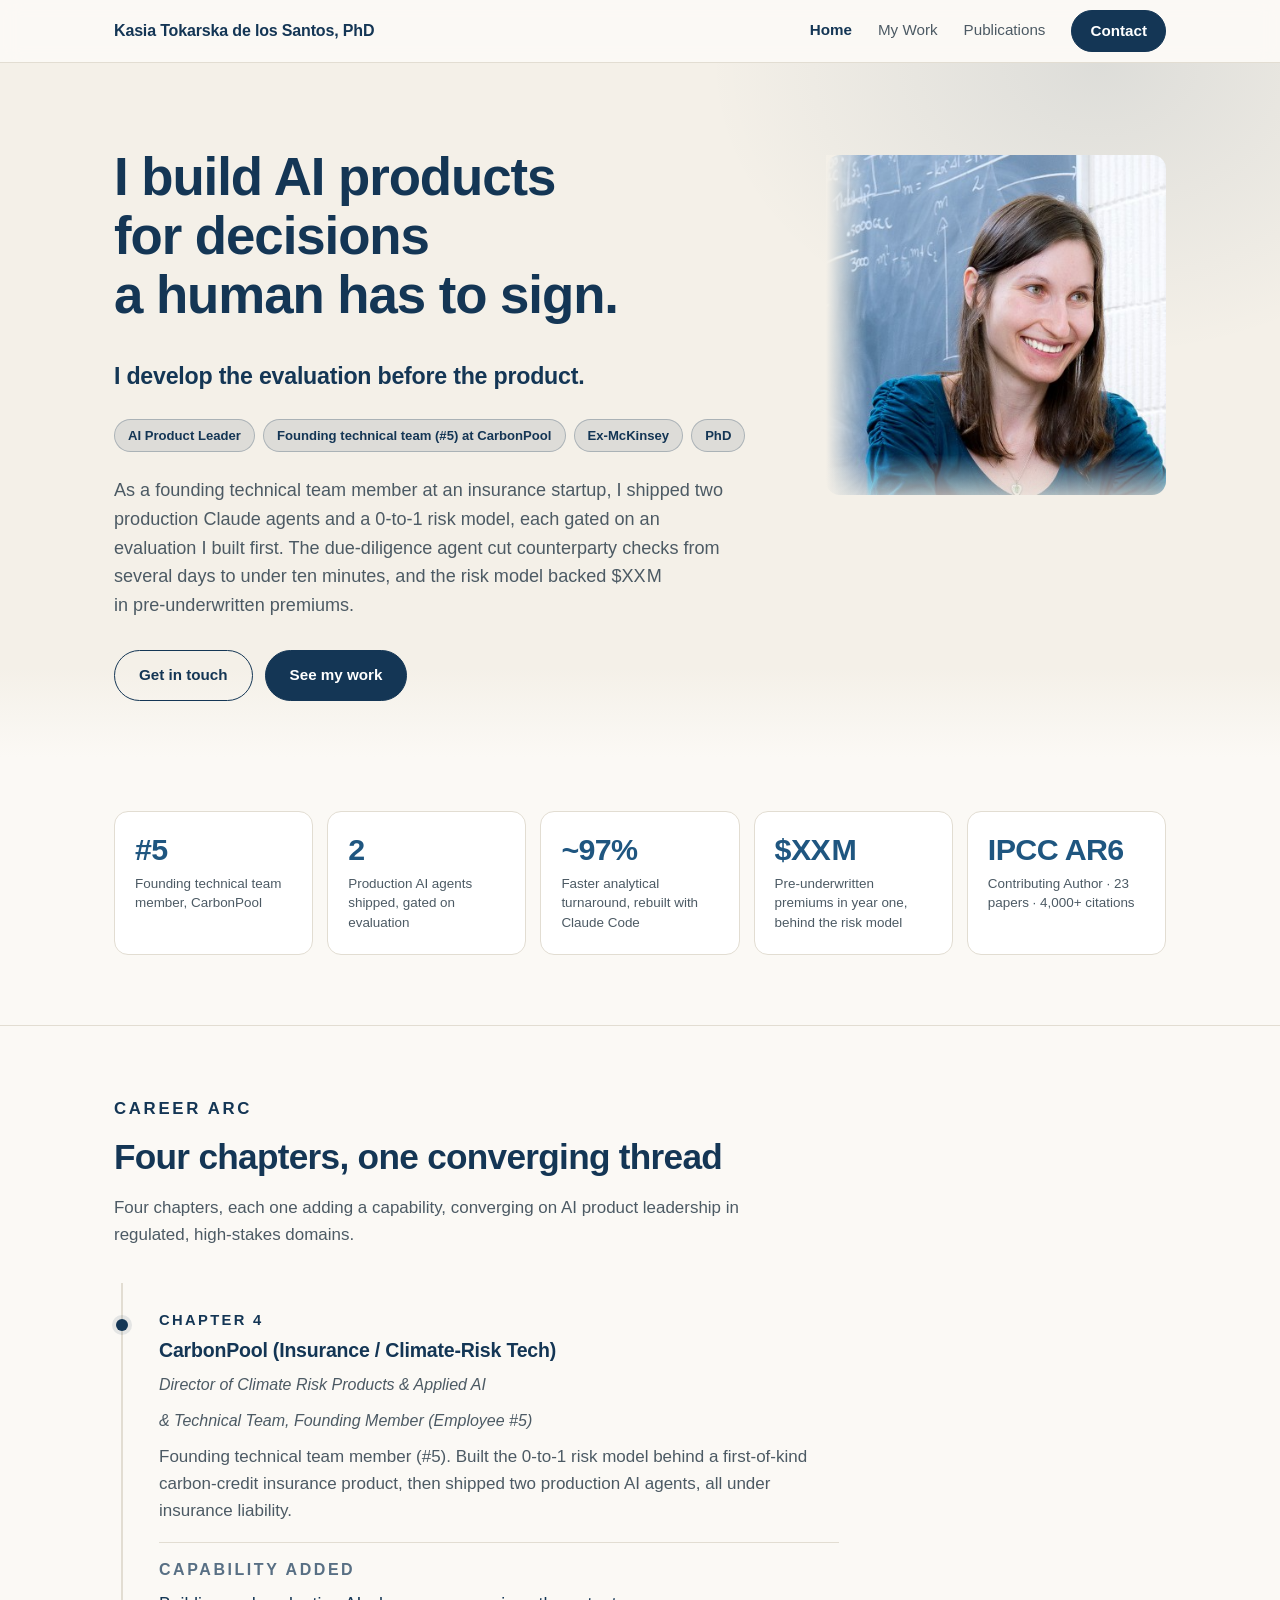
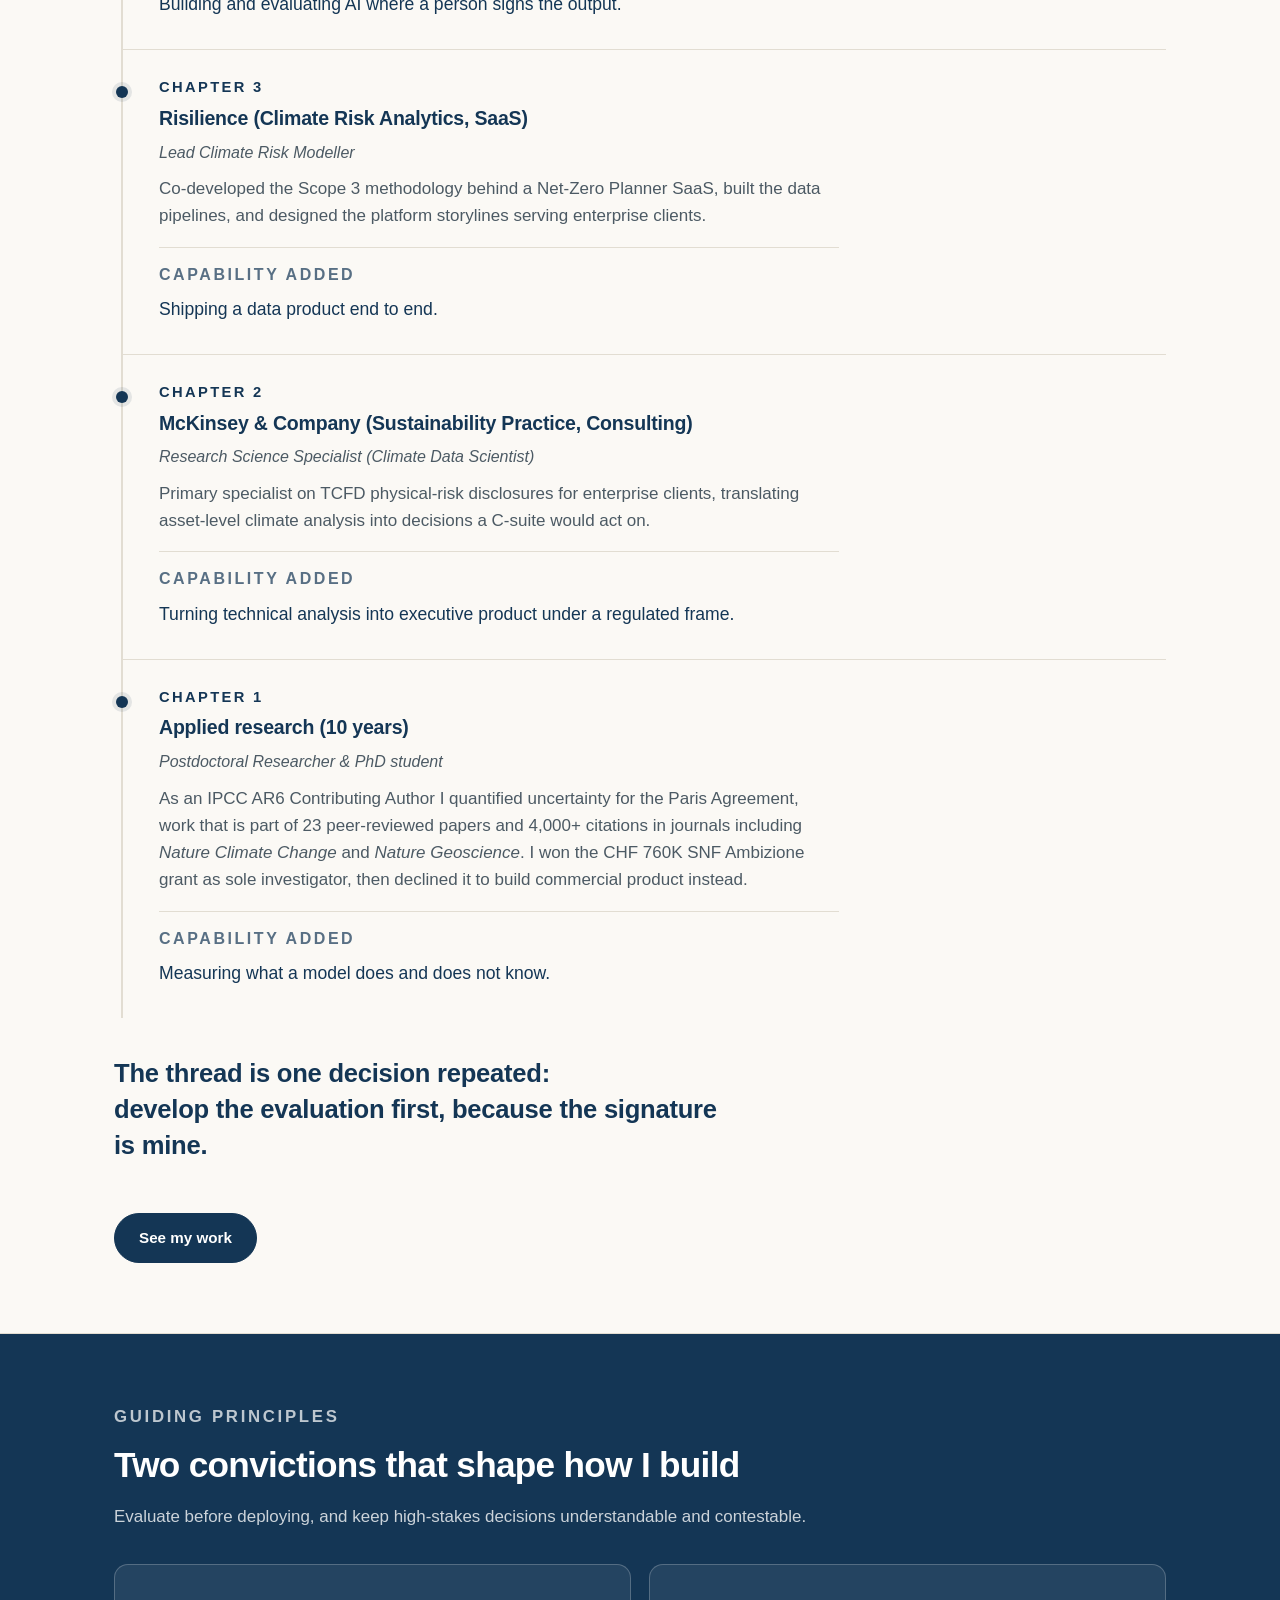
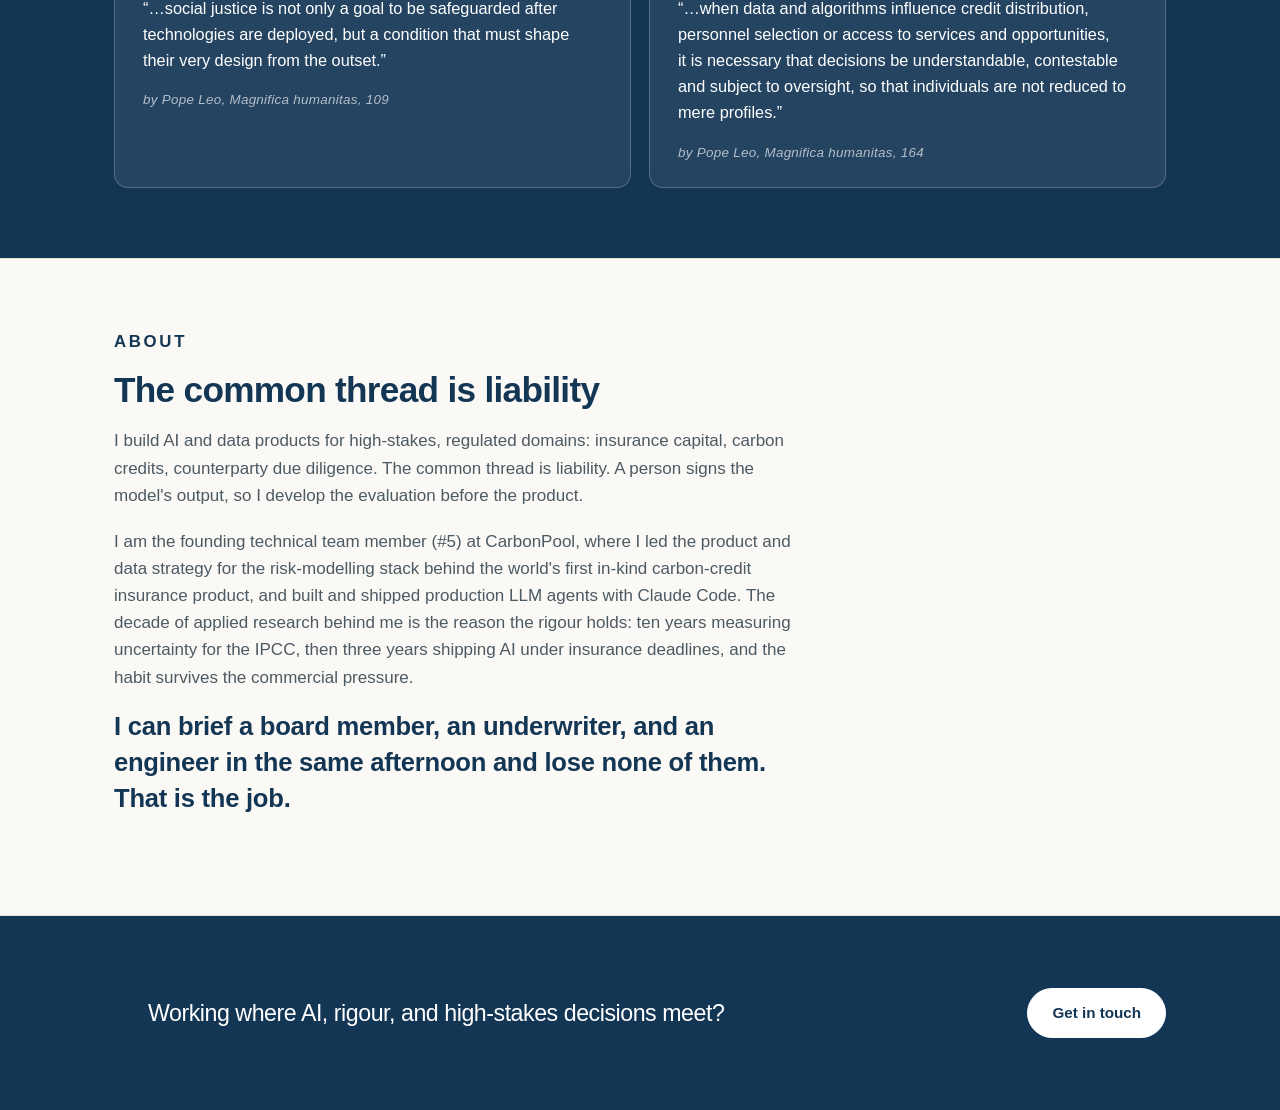
<file: index.html>
<!DOCTYPE html>
<html lang="en">
<head>
<meta charset="utf-8">
<meta name="viewport" content="width=device-width, initial-scale=1.0">
<title>Katarzyna Tokarska de los Santos, PhD | AI Product Leader, Regulated AI &amp; Risk</title>
<meta name="description" content="AI product leader who ships production agents and risk models in regulated markets. Founding team (#5), FINMA-reviewed, IPCC AR6, ex-McKinsey.">
<!-- v3: system fonts only, no web fonts.
     To retheme the whole site, edit the colour tokens at the top of styles.css. -->
<link rel="icon" type="image/svg+xml" href="favicon.svg">
<link rel="apple-touch-icon" href="apple-touch-icon.png">
<link rel="stylesheet" href="styles.css">
</head>
<body data-screen-label="Home">

<header class="site-header">
  <div class="wrap">
    <a class="site-name" href="index.html">Kasia Tokarska de los Santos, PhD</a>
    <button class="nav-toggle" type="button" aria-label="Menu" aria-expanded="false">
      <span></span><span></span><span></span>
    </button>
    <nav class="site-nav">
      <a href="index.html" aria-current="page">Home</a>
      <a href="work.html">My Work</a>
      <a href="cv-publications.html">Publications</a>
      <a class="nav-cta" href="contact.html">Contact</a>
    </nav>
  </div>
</header>

<!-- Block 1: Hero -->
<section class="hero" data-screen-label="Hero">
  <div class="wrap hero-grid">
    <div class="hero-copy">
      <h1>I build AI products for decisions <span style="white-space:nowrap">a human has to sign.</span></h1>
      <p class="philosophy">I develop the evaluation before the product.</p>
      <ul class="identity">
        <li>AI Product Leader</li>
        <li>Founding technical team (#5) at CarbonPool</li>
        <li>Ex-McKinsey</li>
        <li>PhD</li>
      </ul>
    <p class="value-prop">As a founding technical team member at an insurance startup, I shipped two production Claude agents and a 0-to-1 risk model, each gated on an evaluation I built first. The due-diligence agent cut counterparty checks from several days to under ten minutes, and the risk model backed $XX&hairsp;M<br>in pre-underwritten premiums.</p>
      <div class="hero-actions">
        <a class="btn btn-outline" href="contact.html">Get in touch</a>
        <a class="btn btn-ghost" href="work.html">See my work</a>
      </div>
    </div>
    <div class="hero-photo">
      <img class="portrait" src="assets/headshot.png" alt="Portrait of Kasia Tokarska de los Santos">
    </div>
  </div>
</section>

<!-- Block 2: Stats Band -->
<section class="stats-band" data-screen-label="Stats Band">
  <div class="wrap">
    <div class="stat">
      <p class="num" data-count="5" data-prefix="#">#5</p>
      <p class="label">Founding technical team member, CarbonPool</p>
    </div>
    <div class="stat">
      <p class="num" data-count="2">2</p>
      <p class="label">Production AI agents shipped, gated on evaluation</p>
    </div>
    <div class="stat">
      <p class="num" data-count="97" data-prefix="~" data-suffix="%">~97%</p>
      <p class="label">Faster analytical turnaround, rebuilt with Claude Code</p>
    </div>
    <div class="stat">
      <p class="num">$XX&hairsp;M</p>
      <p class="label">Pre-underwritten premiums in year one, behind the risk model</p>
    </div>
    <div class="stat">
      <p class="num">IPCC AR6</p>
      <p class="label">Contributing Author · 23 papers · 4,000+ citations</p>
    </div>
  </div>
</section>

<!-- Block 3: Career Arc -->
<section class="section" data-screen-label="Career Arc">
  <div class="wrap">
    <p class="kicker">Career Arc</p>
    <h2>Four chapters, one converging thread</h2>
    <p class="intro">Four chapters, each one adding a capability, converging on AI product leadership in regulated, high-stakes domains.</p>

    <div class="arc-grid">
      <div class="arc-card">
        <p class="ch-num">Chapter 4</p>
        <h3>CarbonPool (Insurance / Climate-Risk Tech)</h3>
        <p class="arc-jobtitle">Director of Climate Risk Products &amp; Applied AI</p>
        <p class="arc-jobtitle">&amp; Technical Team, Founding Member (Employee #5)</p>
        <p>Founding technical team member (#5). Built the 0-to-1 risk model behind a first-of-kind carbon-credit insurance product, then shipped two production AI agents, all under insurance liability.</p>
        <p class="capability"><span>Capability added</span><span class="cap-pill">Building and evaluating AI where a person signs the output.</span></p>
      </div>
      <div class="arc-card">
        <p class="ch-num">Chapter 3</p>
        <h3>Risilience (Climate Risk Analytics, SaaS)</h3>
        <p class="arc-jobtitle">Lead Climate Risk Modeller</p>
        <p>Co-developed the Scope 3 methodology behind a Net-Zero Planner SaaS, built the data pipelines, and designed the platform storylines serving enterprise clients.</p>
        <p class="capability"><span>Capability added</span><span class="cap-pill">Shipping a data product end to end.</span></p>
      </div>
      <div class="arc-card">
        <p class="ch-num">Chapter 2</p>
        <h3>McKinsey &amp; Company (Sustainability Practice, Consulting)</h3>
        <p class="arc-jobtitle">Research Science Specialist (Climate Data Scientist)</p>
        <p>Primary specialist on TCFD physical-risk disclosures for enterprise clients, translating asset-level climate analysis into decisions a C-suite would act on.</p>
        <p class="capability"><span>Capability added</span><span class="cap-pill">Turning technical analysis into executive product under a regulated frame.</span></p>
      </div>
      <div class="arc-card">
        <p class="ch-num">Chapter 1</p>
        <h3>Applied research (10 years)</h3>
        <p class="arc-jobtitle">Postdoctoral Researcher &amp; PhD student</p>
        <p>As an IPCC AR6 Contributing Author I quantified uncertainty for the Paris Agreement, work that is part of 23 peer-reviewed papers and 4,000+ citations in journals including <em>Nature Climate Change</em> and <em>Nature Geoscience</em>. I won the CHF 760K SNF Ambizione grant as sole investigator, then declined it to build commercial product instead.</p>
        <p class="capability"><span>Capability added</span><span class="cap-pill">Measuring what a model does and does not know.</span></p>
      </div>
    </div>

    <p class="arc-closing">The thread is one decision repeated:<br>develop the evaluation first, because the signature is mine.</p>
    <a class="btn btn-ghost arc-cta" href="work.html">See my work</a>
  </div>
</section>

<!-- Guiding Principles: evaluation-first (¶109) and oversight (¶164) -->
<section class="quote-band" data-screen-label="Guiding Principles">
  <div class="wrap">
    <p class="kicker">Guiding Principles</p>
    <h2>Two convictions that shape how I build</h2>
    <p class="intro">Evaluate before deploying, and keep high-stakes decisions understandable and contestable.</p>
    <div class="quote-grid">
      <blockquote>
        <p>&ldquo;&hellip;social justice is not only a goal to be safeguarded after technologies are deployed, but a condition that must shape their very design from the outset.&rdquo;</p>
        <cite>by Pope Leo, Magnifica humanitas, 109</cite>
      </blockquote>
      <blockquote>
        <p>&ldquo;&hellip;when data and algorithms influence credit distribution, personnel selection or access to services and opportunities, it is necessary that decisions be understandable, contestable and subject to oversight, so that individuals are not reduced to mere profiles.&rdquo;</p>
        <cite>by Pope Leo, Magnifica humanitas, 164</cite>
      </blockquote>
    </div>
  </div>
</section>

<!-- Block 4: About -->
<section class="section" data-screen-label="About">
  <div class="wrap">
    <p class="kicker">About</p>
    <h2>The common thread is liability</h2>
    <div class="about-grid">
      <div class="about-text">
        <p>I build AI and data products for high-stakes, regulated domains: insurance capital, carbon credits, counterparty due diligence. The common thread is liability. A person signs the model's output, so I develop the evaluation before the product.</p>
        <p>I am the founding technical team member (#5) at CarbonPool, where I led the product and data strategy for the risk-modelling stack behind the world's first in-kind carbon-credit insurance product, and built and shipped production LLM agents with Claude Code. The decade of applied research behind me is the reason the rigour holds: ten years measuring uncertainty for the IPCC, then three years shipping AI under insurance deadlines, and the habit survives the commercial pressure.</p>
        <p>I can brief a board member, an underwriter, and an engineer in the same afternoon and lose none of them. That is the job.</p>
      </div>
    </div>
  </div>
</section>

<!-- Block 5: Testimonials
     HOLD EMPTY until 2 to 3 real recommendations are secured. Never publish invented quotes.
     To enable: remove this comment wrapper and replace the bracketed placeholders.
     Targets and angle:
       - CarbonPool CEO: zero-to-one technical product leadership and delivery of the
         carbon-credit insurance product.
       - A McKinsey engagement partner: translating technical analysis into client
         decisions, C-suite stakeholder management.
       - An IPCC / ETH collaborator: applied-research independence and the carbon-budget
         methodology's impact.

<section class="section" data-screen-label="Testimonials">
  <div class="wrap">
    <p class="kicker">Testimonials</p>
    <h2>What colleagues say</h2>
    <div class="quote-grid">
      <blockquote>
        <p>&ldquo;[Real recommendation text goes here.]&rdquo;</p>
        <cite>[Name], [Title, Company]</cite>
      </blockquote>
      <blockquote>
        <p>&ldquo;[Real recommendation text goes here.]&rdquo;</p>
        <cite>[Name], [Title, Company]</cite>
      </blockquote>
    </div>
  </div>
</section>
-->

<!-- CTA band -->
<section class="cta-band" data-screen-label="CTA">
  <div class="wrap">
    <h2>Working where AI, rigour, and high-stakes decisions meet?</h2>
    <a class="btn" href="contact.html">Get in touch</a>
  </div>
</section>


<script src="site.js"></script>
</body>
</html>
</file>
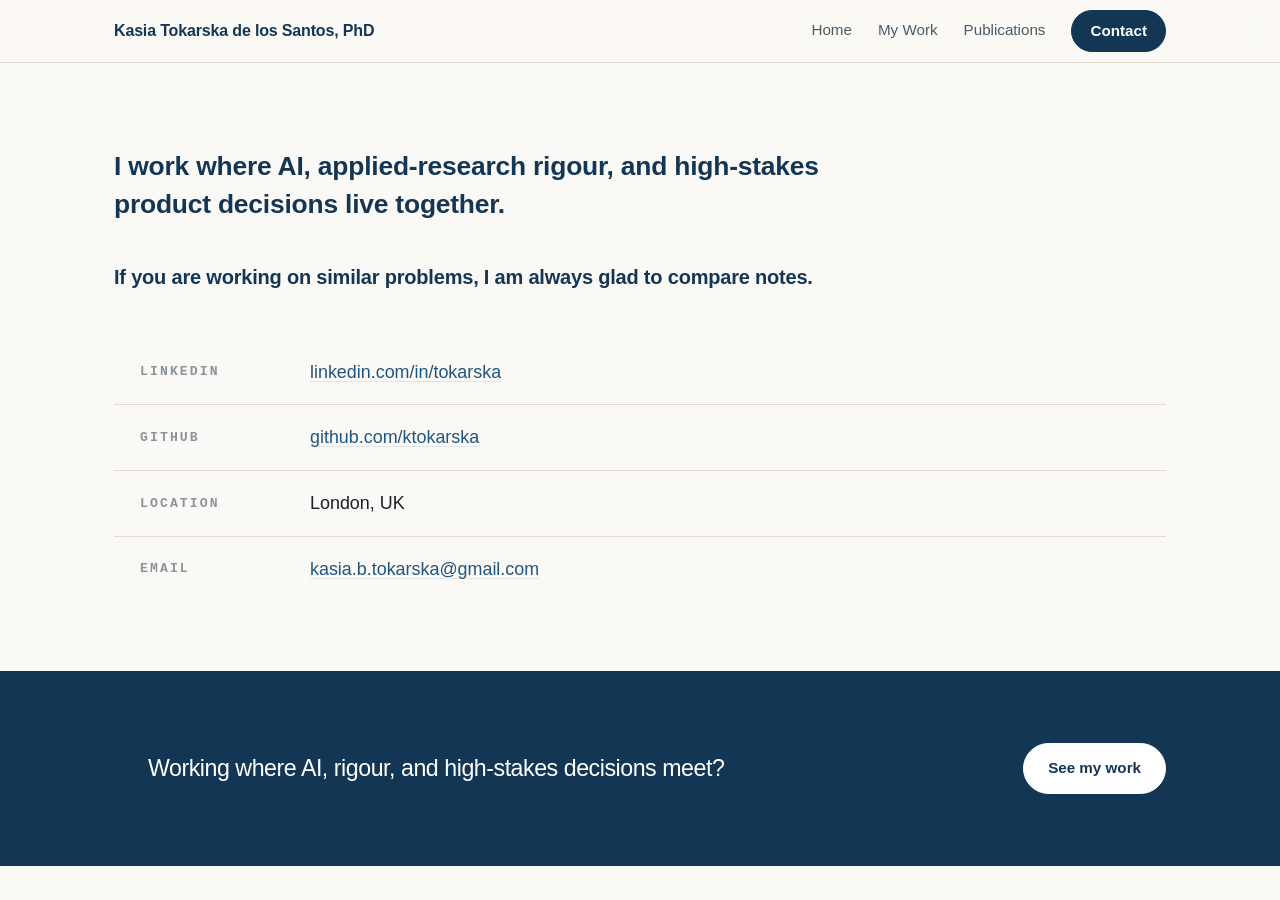
<file: contact.html>
<!DOCTYPE html>
<html lang="en">
<head>
<meta charset="utf-8">
<meta name="viewport" content="width=device-width, initial-scale=1.0">
<title>Contact | Kasia Tokarska de los Santos, PhD</title>
<meta name="description" content="Contact Kasia Tokarska de los Santos, AI product leader in regulated, high-stakes domains. London, UK.">
<!-- v3: system fonts only, no web fonts.
     To retheme the whole site, edit the colour tokens at the top of styles.css. -->
<link rel="icon" type="image/svg+xml" href="favicon.svg">
<link rel="apple-touch-icon" href="apple-touch-icon.png">
<link rel="stylesheet" href="styles.css">
</head>
<body data-screen-label="Contact">

<header class="site-header">
  <div class="wrap">
    <a class="site-name" href="index.html">Kasia Tokarska de los Santos, PhD</a>
    <button class="nav-toggle" type="button" aria-label="Menu" aria-expanded="false">
      <span></span><span></span><span></span>
    </button>
    <nav class="site-nav">
      <a href="index.html">Home</a>
      <a href="work.html">My Work</a>
      <a href="cv-publications.html">Publications</a>
      <a class="nav-cta" href="contact.html" aria-current="page">Contact</a>
    </nav>
  </div>
</header>

<main class="contact-main">
  <div class="wrap">
    <p class="closing"><span class="closing-lead">I work where AI, applied-research rigour, and high-stakes product decisions live together.</span><br>If you are working on similar problems, I am always glad to compare notes.</p>

    <div class="contact-rows">
      <div class="contact-row">
        <span class="k">LinkedIn</span>
        <span class="v"><a href="https://linkedin.com/in/tokarska">linkedin.com/in/tokarska</a></span>
      </div>
      <div class="contact-row">
        <span class="k">GitHub</span>
        <span class="v"><a href="https://github.com/ktokarska">github.com/ktokarska</a></span>
      </div>
      <!-- Resume: link the PDF once hosted, e.g. <a href="assets/kasia-tokarska-cv.pdf">Download CV (PDF)</a>
      <div class="contact-row">
        <span class="k">Resume</span>
        <span class="v"><a href="[PDF URL]">Download CV (PDF)</a></span>
      </div>
      -->
      <div class="contact-row">
        <span class="k">Location</span>
        <span class="v">London, UK</span>
      </div>
      <div class="contact-row">
        <span class="k">Email</span>
        <span class="v" data-email data-user="kasia.b.tokarska" data-domain="gmail.com">kasia.b.tokarska (at) gmail.com</span>
      </div>
    </div>
  </div>
</main>

<section class="cta-band">
  <div class="wrap">
    <h2>Working where AI, rigour, and high-stakes decisions meet?</h2>
    <a class="btn" href="work.html">See my work</a>
  </div>
</section>


<script src="site.js"></script>
</body>
</html>
</file>
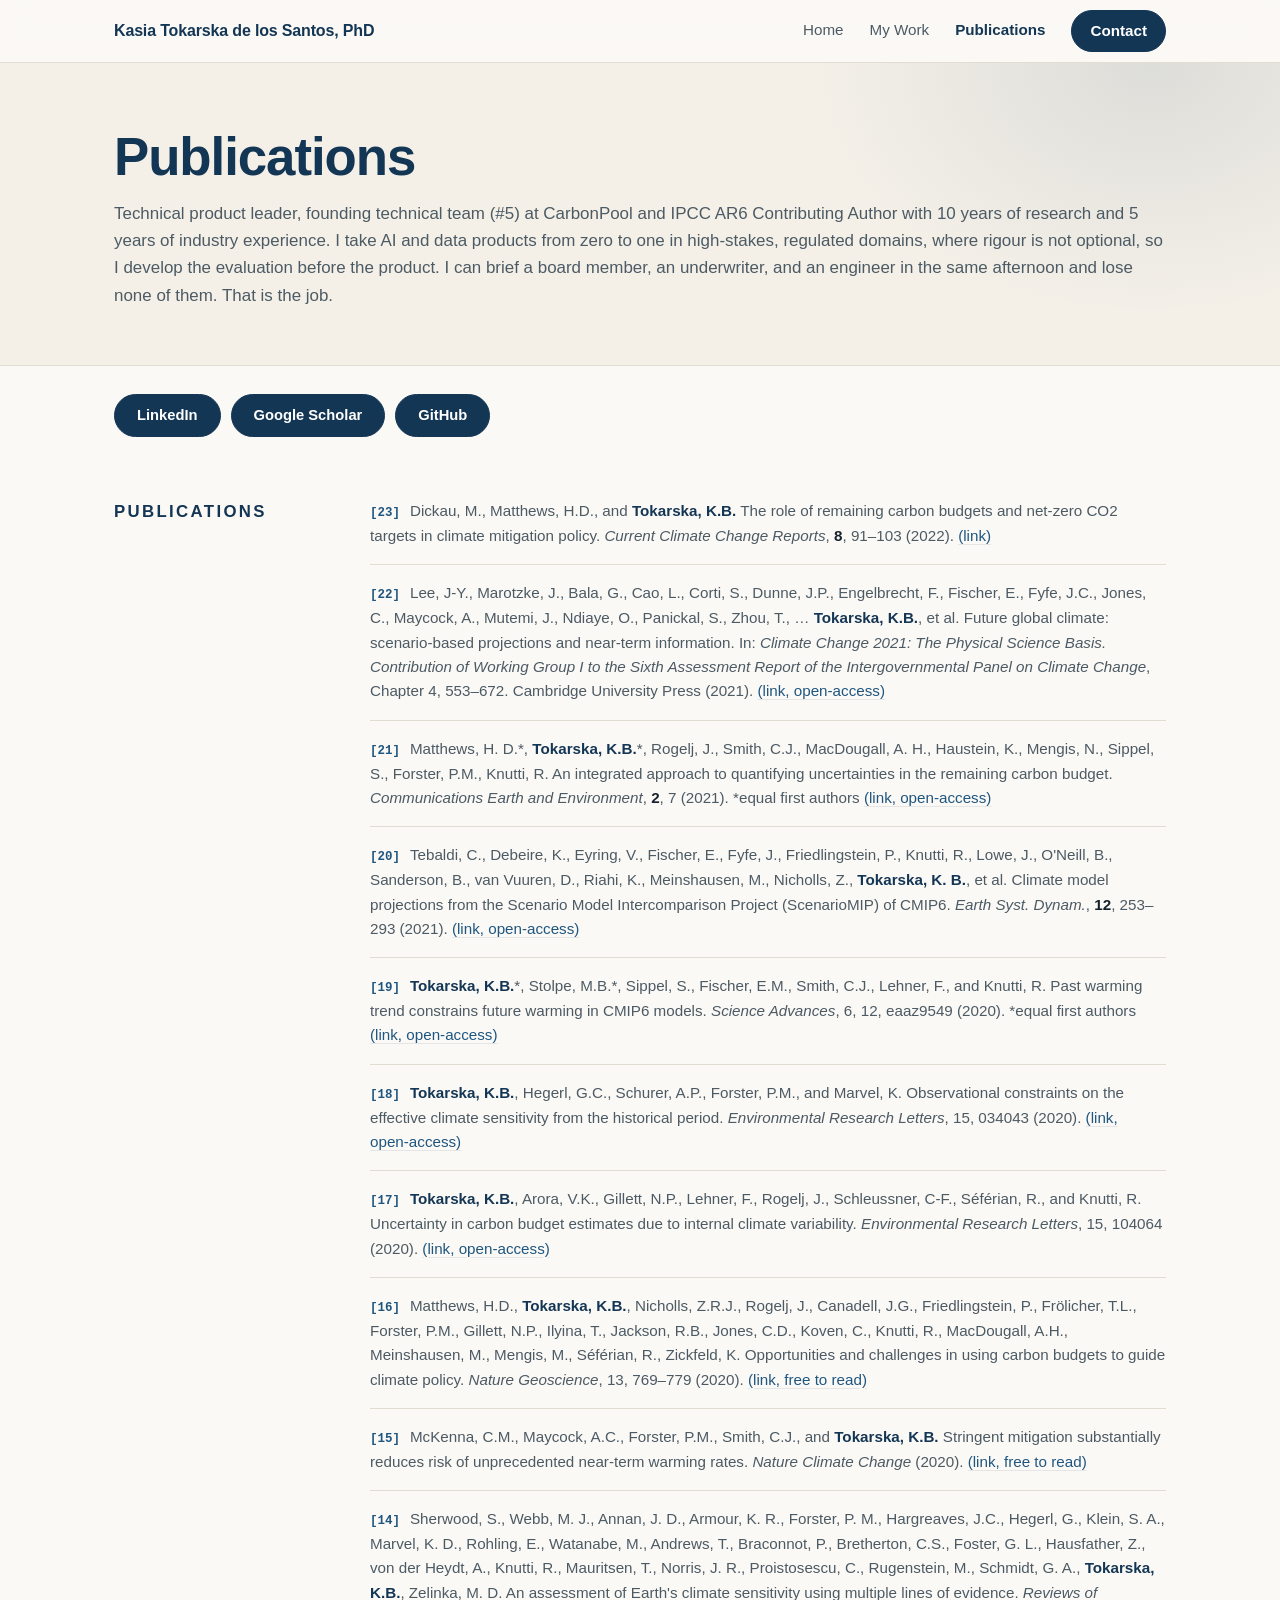
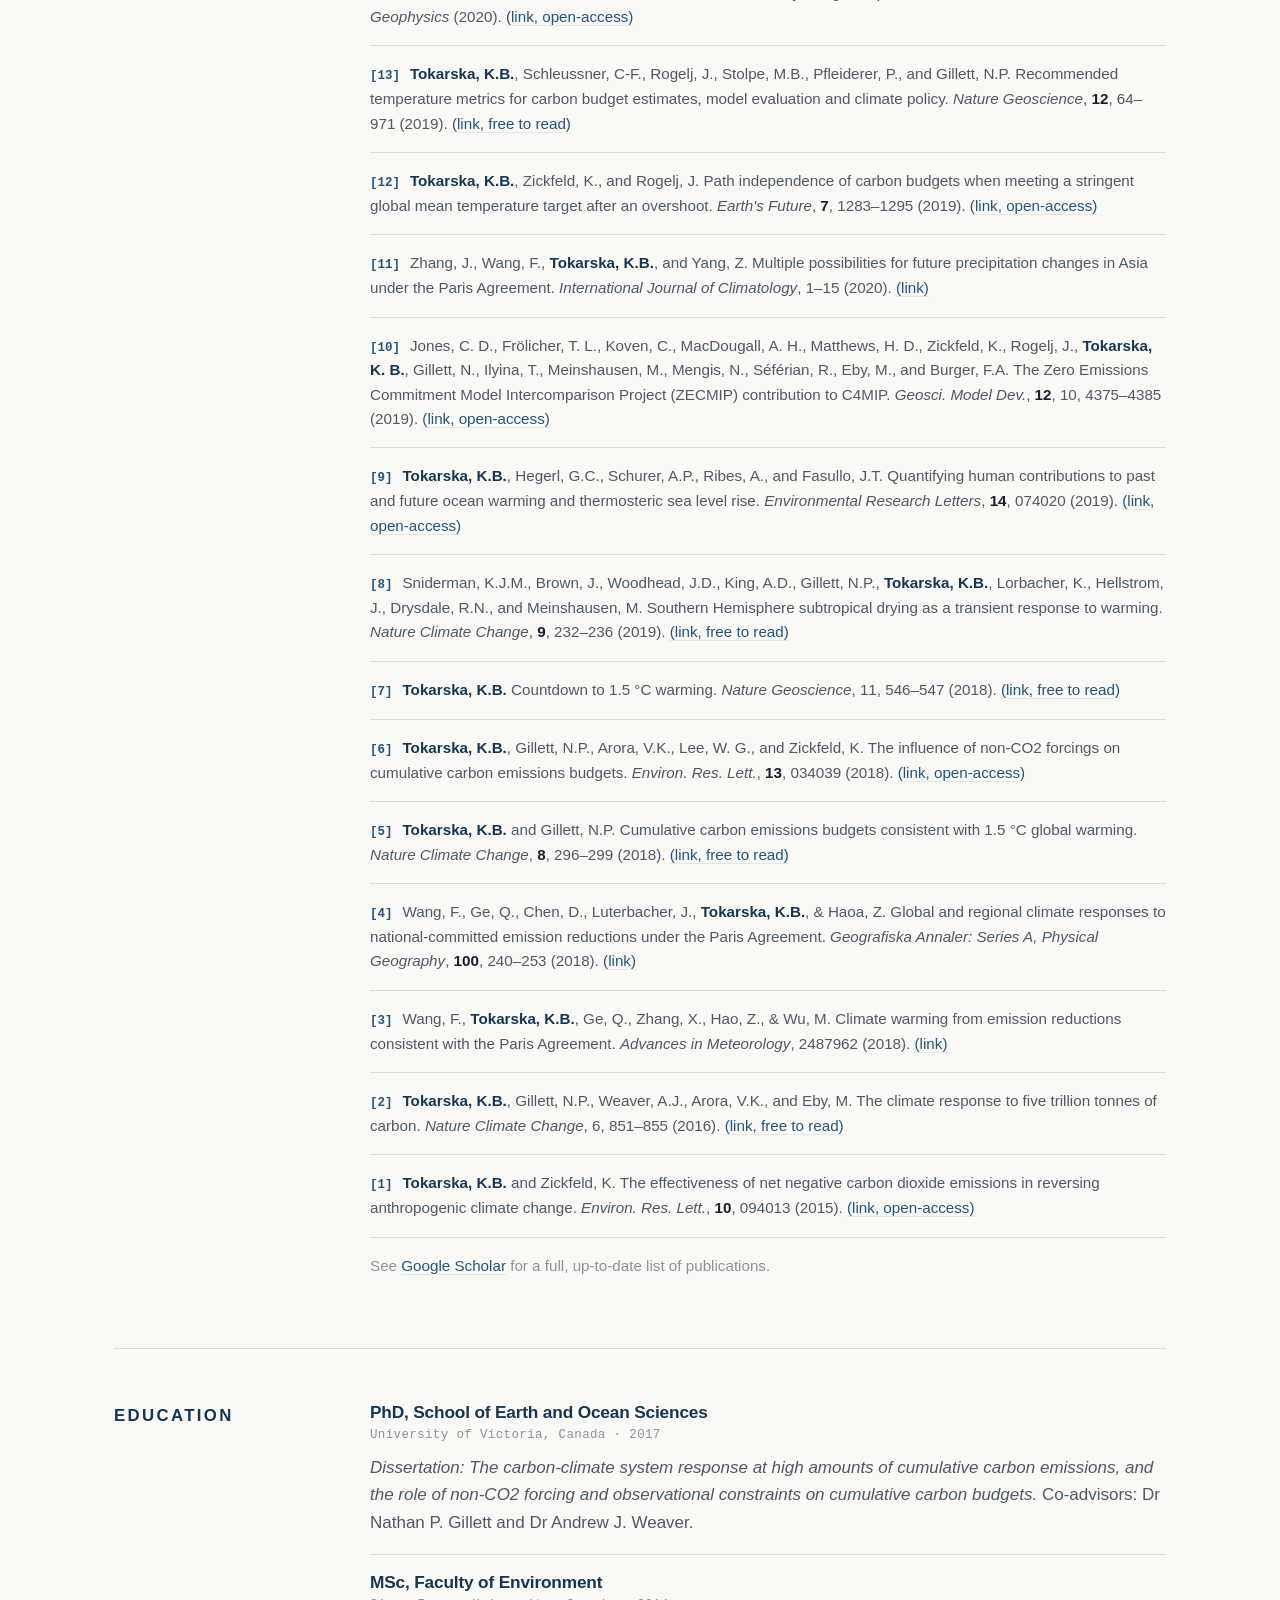
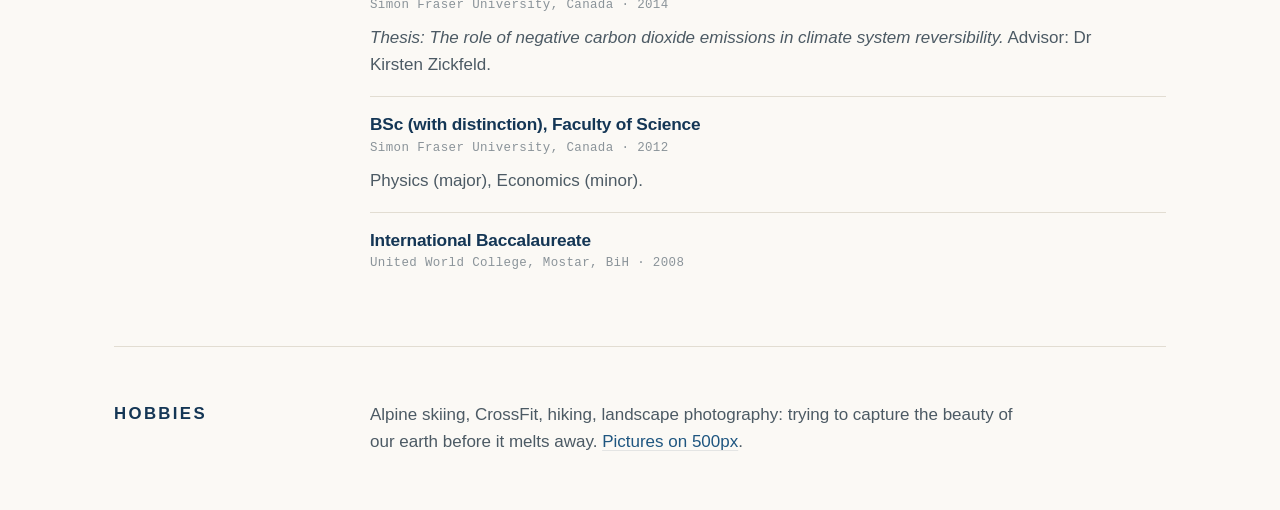
<file: cv-publications.html>
<!DOCTYPE html>
<html lang="en">
<head>
<meta charset="utf-8">
<meta name="viewport" content="width=device-width, initial-scale=1.0">
<title>Publications | Kasia Tokarska de los Santos, PhD</title>
<meta name="description" content="Short CV, education, and peer-reviewed publications of Kasia Tokarska de los Santos: IPCC AR6 Contributing Author, 23 papers, 4,000+ citations.">
<!-- v3: system fonts only, no web fonts.
     To retheme the whole site, edit the colour tokens at the top of styles.css. -->
<link rel="icon" type="image/svg+xml" href="favicon.svg">
<link rel="apple-touch-icon" href="apple-touch-icon.png">
<link rel="stylesheet" href="styles.css">
</head>
<body data-screen-label="CV &amp; Publications">

<header class="site-header">
  <div class="wrap">
    <a class="site-name" href="index.html">Kasia Tokarska de los Santos, PhD</a>
    <button class="nav-toggle" type="button" aria-label="Menu" aria-expanded="false">
      <span></span><span></span><span></span>
    </button>
    <nav class="site-nav">
      <a href="index.html">Home</a>
      <a href="work.html">My Work</a>
      <a href="cv-publications.html" aria-current="page">Publications</a>
      <a class="nav-cta" href="contact.html">Contact</a>
    </nav>
  </div>
</header>

<section class="page-head">
  <div class="wrap">
    <h1>Publications</h1>
    <p class="intro">Technical product leader, founding technical team (#5) at CarbonPool and IPCC AR6 Contributing Author with 10 years of research and 5 years of industry experience. I take AI and data products from zero to one in high-stakes, regulated domains, where rigour is not optional, so I develop the evaluation before the product. I can brief a board member, an underwriter, and an engineer in the same afternoon and lose none of them. That is the job.</p>
  </div>
</section>

<main class="wrap">

  <div class="cv-profile-links">
    <a href="https://www.linkedin.com/in/tokarska/">LinkedIn</a>
    <a href="https://scholar.google.com/citations?hl=en&amp;user=RVqnXpAAAAAJ&amp;view_op=list_works">Google Scholar</a>
    <a href="https://github.com/ktokarska">GitHub</a>
  </div>

  <section class="cv-section" data-screen-label="Publications">
    <div class="cv-grid">
      <h2>Publications</h2>
      <div class="pub-list">
        <p><span class="pub-num">[23]</span>Dickau, M., Matthews, H.D., and <strong class="author-self">Tokarska, K.B.</strong> The role of remaining carbon budgets and net-zero CO2 targets in climate mitigation policy. <em>Current Climate Change Reports</em>, <strong>8</strong>, 91–103 (2022). <a href="https://link.springer.com/article/10.1007/s40641-022-00184-8">(link)</a></p>
        <p><span class="pub-num">[22]</span>Lee, J-Y., Marotzke, J., Bala, G., Cao, L., Corti, S., Dunne, J.P., Engelbrecht, F., Fischer, E., Fyfe, J.C., Jones, C., Maycock, A., Mutemi, J., Ndiaye, O., Panickal, S., Zhou, T., … <strong class="author-self">Tokarska, K.B.</strong>, et al. Future global climate: scenario-based projections and near-term information. In: <em>Climate Change 2021: The Physical Science Basis. Contribution of Working Group I to the Sixth Assessment Report of the Intergovernmental Panel on Climate Change</em>, Chapter 4, 553–672. Cambridge University Press (2021). <a href="https://www.ipcc.ch/report/ar6/wg1/chapter/chapter-4/">(link, open-access)</a></p>
        <p><span class="pub-num">[21]</span>Matthews, H. D.*, <strong class="author-self">Tokarska, K.B.</strong>*, Rogelj, J., Smith, C.J., MacDougall, A. H., Haustein, K., Mengis, N., Sippel, S., Forster, P.M., Knutti, R. An integrated approach to quantifying uncertainties in the remaining carbon budget. <em>Communications Earth and Environment</em>, <strong>2</strong>, 7 (2021). *equal first authors <a href="https://doi.org/10.1038/s43247-020-00064-9">(link, open-access)</a></p>
        <p><span class="pub-num">[20]</span>Tebaldi, C., Debeire, K., Eyring, V., Fischer, E., Fyfe, J., Friedlingstein, P., Knutti, R., Lowe, J., O'Neill, B., Sanderson, B., van Vuuren, D., Riahi, K., Meinshausen, M., Nicholls, Z., <strong class="author-self">Tokarska, K. B.</strong>, et al. Climate model projections from the Scenario Model Intercomparison Project (ScenarioMIP) of CMIP6. <em>Earth Syst. Dynam.</em>, <strong>12</strong>, 253–293 (2021). <a href="https://doi.org/10.5194/esd-12-253-2021">(link, open-access)</a></p>
        <p><span class="pub-num">[19]</span><strong class="author-self">Tokarska, K.B.</strong>*, Stolpe, M.B.*, Sippel, S., Fischer, E.M., Smith, C.J., Lehner, F., and Knutti, R. Past warming trend constrains future warming in CMIP6 models. <em>Science Advances</em>, 6, 12, eaaz9549 (2020). *equal first authors <a href="https://advances.sciencemag.org/content/6/12/eaaz9549">(link, open-access)</a></p>
        <p><span class="pub-num">[18]</span><strong class="author-self">Tokarska, K.B.</strong>, Hegerl, G.C., Schurer, A.P., Forster, P.M., and Marvel, K. Observational constraints on the effective climate sensitivity from the historical period. <em>Environmental Research Letters</em>, 15, 034043 (2020). <a href="https://iopscience.iop.org/article/10.1088/1748-9326/ab738f/meta">(link, open-access)</a></p>
        <p><span class="pub-num">[17]</span><strong class="author-self">Tokarska, K.B.</strong>, Arora, V.K., Gillett, N.P., Lehner, F., Rogelj, J., Schleussner, C-F., Séférian, R., and Knutti, R. Uncertainty in carbon budget estimates due to internal climate variability. <em>Environmental Research Letters</em>, 15, 104064 (2020). <a href="https://iopscience.iop.org/article/10.1088/1748-9326/abaf1b">(link, open-access)</a></p>
        <p><span class="pub-num">[16]</span>Matthews, H.D., <strong class="author-self">Tokarska, K.B.</strong>, Nicholls, Z.R.J., Rogelj, J., Canadell, J.G., Friedlingstein, P., Frölicher, T.L., Forster, P.M., Gillett, N.P., Ilyina, T., Jackson, R.B., Jones, C.D., Koven, C., Knutti, R., MacDougall, A.H., Meinshausen, M., Mengis, M., Séférian, R., Zickfeld, K. Opportunities and challenges in using carbon budgets to guide climate policy. <em>Nature Geoscience</em>, 13, 769–779 (2020). <a href="https://rdcu.be/cbuVD">(link, free to read)</a></p>
        <p><span class="pub-num">[15]</span>McKenna, C.M., Maycock, A.C., Forster, P.M., Smith, C.J., and <strong class="author-self">Tokarska, K.B.</strong> Stringent mitigation substantially reduces risk of unprecedented near-term warming rates. <em>Nature Climate Change</em> (2020). <a href="https://rdcu.be/cbQvc">(link, free to read)</a></p>
        <p><span class="pub-num">[14]</span>Sherwood, S., Webb, M. J., Annan, J. D., Armour, K. R., Forster, P. M., Hargreaves, J.C., Hegerl, G., Klein, S. A., Marvel, K. D., Rohling, E., Watanabe, M., Andrews, T., Braconnot, P., Bretherton, C.S., Foster, G. L., Hausfather, Z., von der Heydt, A., Knutti, R., Mauritsen, T., Norris, J. R., Proistosescu, C., Rugenstein, M., Schmidt, G. A., <strong class="author-self">Tokarska, K.B.</strong>, Zelinka, M. D. An assessment of Earth's climate sensitivity using multiple lines of evidence. <em>Reviews of Geophysics</em> (2020). <a href="https://doi.org/10.1029/2019RG000678">(link, open-access)</a></p>
        <p><span class="pub-num">[13]</span><strong class="author-self">Tokarska, K.B.</strong>, Schleussner, C-F., Rogelj, J., Stolpe, M.B., Pfleiderer, P., and Gillett, N.P. Recommended temperature metrics for carbon budget estimates, model evaluation and climate policy. <em>Nature Geoscience</em>, <strong>12</strong>, 64–971 (2019). <a href="https://rdcu.be/cbR7S">(link, free to read)</a></p>
        <p><span class="pub-num">[12]</span><strong class="author-self">Tokarska, K.B.</strong>, Zickfeld, K., and Rogelj, J. Path independence of carbon budgets when meeting a stringent global mean temperature target after an overshoot. <em>Earth's Future</em>, <strong>7</strong>, 1283–1295 (2019). <a href="https://agupubs.onlinelibrary.wiley.com/doi/abs/10.1029/2019EF001312">(link, open-access)</a></p>
        <p><span class="pub-num">[11]</span>Zhang, J., Wang, F., <strong class="author-self">Tokarska, K.B.</strong>, and Yang, Z. Multiple possibilities for future precipitation changes in Asia under the Paris Agreement. <em>International Journal of Climatology</em>, 1–15 (2020). <a href="https://rmets.onlinelibrary.wiley.com/doi/full/10.1002/joc.6495">(link)</a></p>
        <p><span class="pub-num">[10]</span>Jones, C. D., Frölicher, T. L., Koven, C., MacDougall, A. H., Matthews, H. D., Zickfeld, K., Rogelj, J., <strong class="author-self">Tokarska, K. B.</strong>, Gillett, N., Ilyina, T., Meinshausen, M., Mengis, N., Séférian, R., Eby, M., and Burger, F.A. The Zero Emissions Commitment Model Intercomparison Project (ZECMIP) contribution to C4MIP. <em>Geosci. Model Dev.</em>, <strong>12</strong>, 10, 4375–4385 (2019). <a href="https://www.geosci-model-dev.net/12/4375/2019/">(link, open-access)</a></p>
        <p><span class="pub-num">[9]</span><strong class="author-self">Tokarska, K.B.</strong>, Hegerl, G.C., Schurer, A.P., Ribes, A., and Fasullo, J.T. Quantifying human contributions to past and future ocean warming and thermosteric sea level rise. <em>Environmental Research Letters</em>, <strong>14</strong>, 074020 (2019). <a href="https://iopscience.iop.org/article/10.1088/1748-9326/ab23c1">(link, open-access)</a></p>
        <p><span class="pub-num">[8]</span>Sniderman, K.J.M., Brown, J., Woodhead, J.D., King, A.D., Gillett, N.P., <strong class="author-self">Tokarska, K.B.</strong>, Lorbacher, K., Hellstrom, J., Drysdale, R.N., and Meinshausen, M. Southern Hemisphere subtropical drying as a transient response to warming. <em>Nature Climate Change</em>, <strong>9</strong>, 232–236 (2019). <a href="https://rdcu.be/cbR7Q">(link, free to read)</a></p>
        <p><span class="pub-num">[7]</span><strong class="author-self">Tokarska, K.B.</strong> Countdown to 1.5&nbsp;°C warming. <em>Nature Geoscience</em>, 11, 546–547 (2018). <a href="https://rdcu.be/cbR7o">(link, free to read)</a></p>
        <p><span class="pub-num">[6]</span><strong class="author-self">Tokarska, K.B.</strong>, Gillett, N.P., Arora, V.K., Lee, W. G., and Zickfeld, K. The influence of non-CO2 forcings on cumulative carbon emissions budgets. <em>Environ. Res. Lett.</em>, <strong>13</strong>, 034039 (2018). <a href="https://iopscience.iop.org/article/10.1088/1748-9326/aaafdd">(link, open-access)</a></p>
        <p><span class="pub-num">[5]</span><strong class="author-self">Tokarska, K.B.</strong> and Gillett, N.P. Cumulative carbon emissions budgets consistent with 1.5&nbsp;°C global warming. <em>Nature Climate Change</em>, <strong>8</strong>, 296–299 (2018). <a href="https://rdcu.be/cbR7N">(link, free to read)</a></p>
        <p><span class="pub-num">[4]</span>Wang, F., Ge, Q., Chen, D., Luterbacher, J., <strong class="author-self">Tokarska, K.B.</strong>, &amp; Haoa, Z. Global and regional climate responses to national-committed emission reductions under the Paris Agreement. <em>Geografiska Annaler: Series A, Physical Geography</em>, <strong>100</strong>, 240–253 (2018). <a href="https://www.tandfonline.com/doi/full/10.1080/04353676.2018.1488538">(link)</a></p>
        <p><span class="pub-num">[3]</span>Wang, F., <strong class="author-self">Tokarska, K.B.</strong>, Ge, Q., Zhang, X., Hao, Z., &amp; Wu, M. Climate warming from emission reductions consistent with the Paris Agreement. <em>Advances in Meteorology</em>, 2487962 (2018). <a href="https://www.hindawi.com/journals/amete/2018/2487962/">(link)</a></p>
        <p><span class="pub-num">[2]</span><strong class="author-self">Tokarska, K.B.</strong>, Gillett, N.P., Weaver, A.J., Arora, V.K., and Eby, M. The climate response to five trillion tonnes of carbon. <em>Nature Climate Change</em>, 6, 851–855 (2016). <a href="https://rdcu.be/cbR6Y">(link, free to read)</a></p>
        <p><span class="pub-num">[1]</span><strong class="author-self">Tokarska, K.B.</strong> and Zickfeld, K. The effectiveness of net negative carbon dioxide emissions in reversing anthropogenic climate change. <em>Environ. Res. Lett.</em>, <strong>10</strong>, 094013 (2015). <a href="https://iopscience.iop.org/article/10.1088/1748-9326/10/9/094013/meta">(link, open-access)</a></p>
        <p class="pub-note">See <a href="https://scholar.google.com/citations?hl=en&amp;user=RVqnXpAAAAAJ&amp;view_op=list_works">Google Scholar</a> for a full, up-to-date list of publications.</p>
      </div>
    </div>
  </section>

  <section class="cv-section" data-screen-label="Education">
    <div class="cv-grid">
      <h2>Education</h2>
      <div>
        <div class="edu-item">
          <h3>PhD, School of Earth and Ocean Sciences</h3>
          <p class="edu-meta">University of Victoria, Canada · 2017</p>
          <p><em>Dissertation: The carbon-climate system response at high amounts of cumulative carbon emissions, and the role of non-CO2 forcing and observational constraints on cumulative carbon budgets.</em> Co-advisors: Dr Nathan P. Gillett and Dr Andrew J. Weaver.</p>
        </div>
        <div class="edu-item">
          <h3>MSc, Faculty of Environment</h3>
          <p class="edu-meta">Simon Fraser University, Canada · 2014</p>
          <p><em>Thesis: The role of negative carbon dioxide emissions in climate system reversibility.</em> Advisor: Dr Kirsten Zickfeld.</p>
        </div>
        <div class="edu-item">
          <h3>BSc (with distinction), Faculty of Science</h3>
          <p class="edu-meta">Simon Fraser University, Canada · 2012</p>
          <p>Physics (major), Economics (minor).</p>
        </div>
        <div class="edu-item">
          <h3>International Baccalaureate</h3>
          <p class="edu-meta">United World College, Mostar, BiH · 2008</p>
        </div>
      </div>
    </div>
  </section>

  <section class="cv-section" data-screen-label="Hobbies">
    <div class="cv-grid">
      <h2>Hobbies</h2>
      <div class="cv-block">
        <p>Alpine skiing, CrossFit, hiking, landscape photography: trying to capture the beauty of our earth before it melts away. <a href="https://500px.com/kasia_tokarska">Pictures on 500px</a>.</p>
      </div>
    </div>
  </section>



</main>


<script src="site.js"></script>
</body>
</html>
</file>
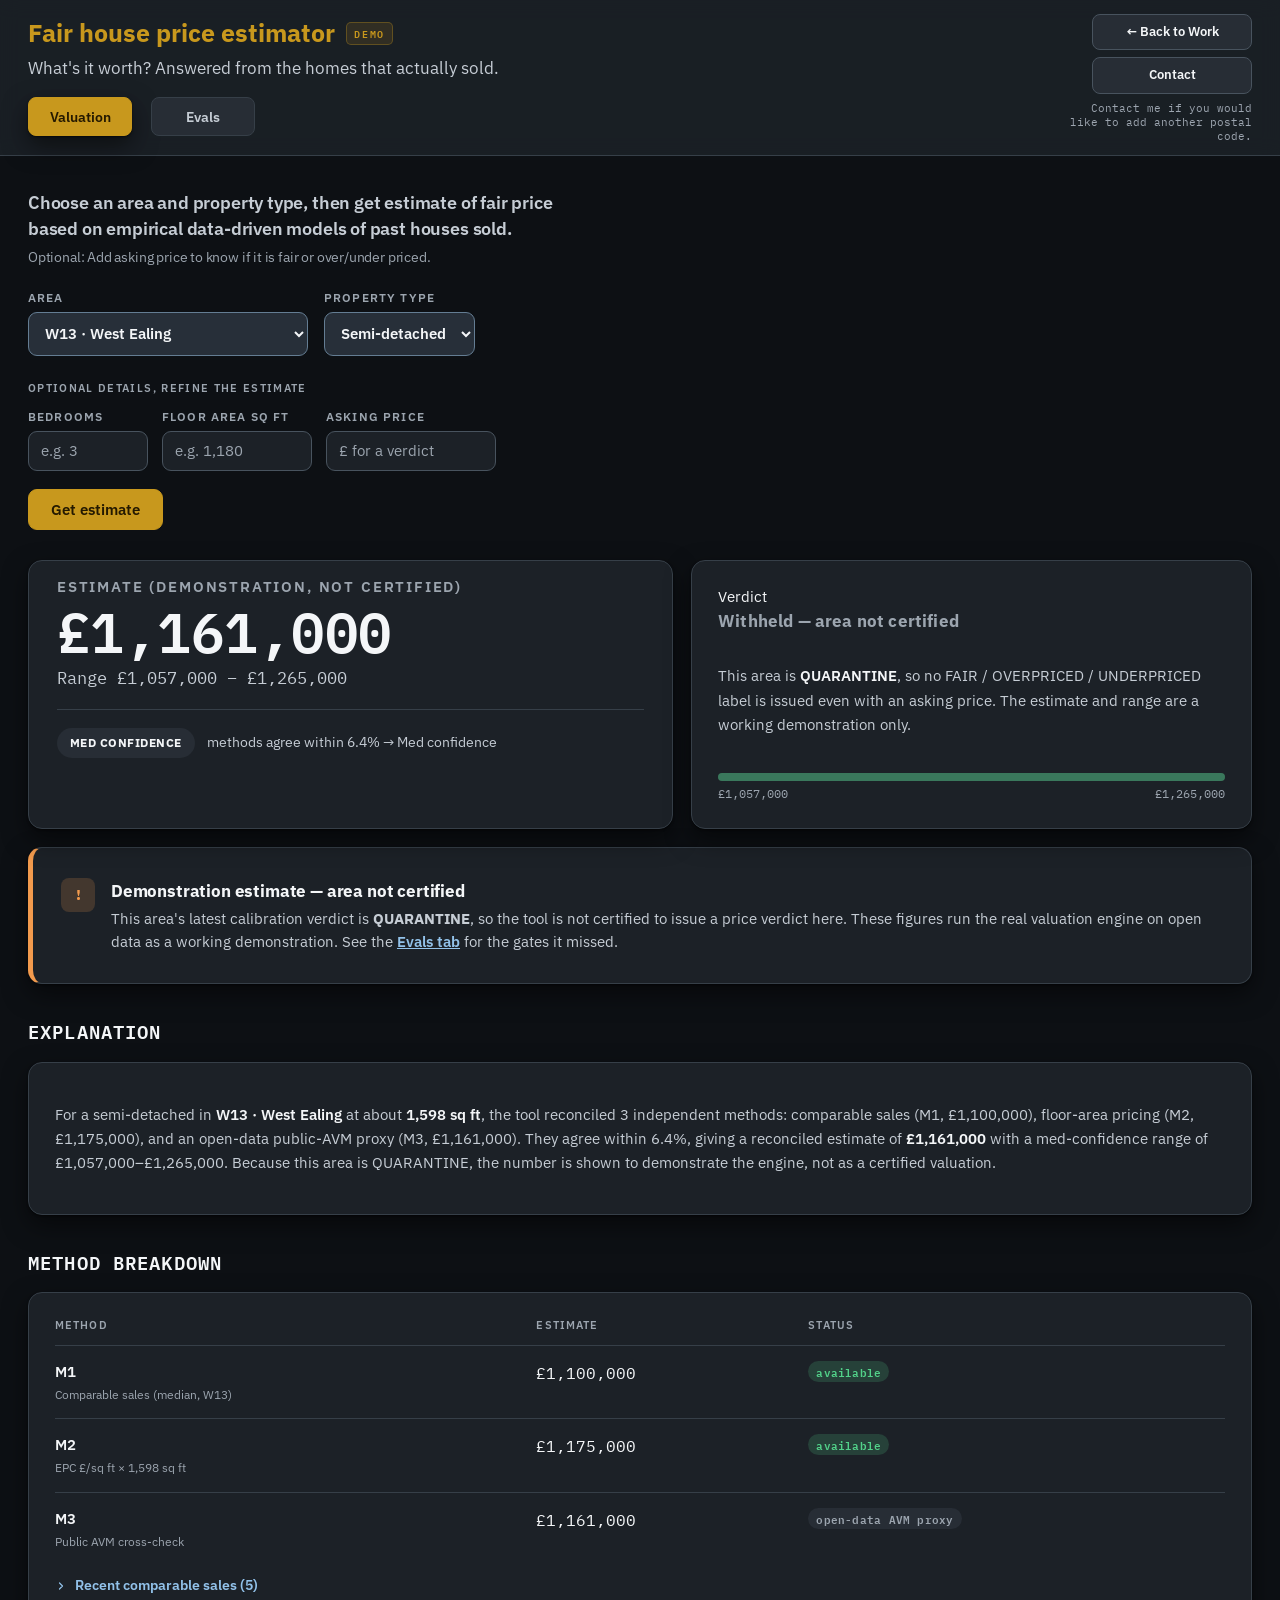
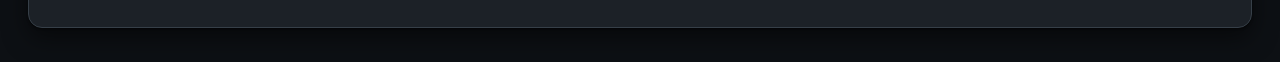
<file: house-price-fair-estimate.html>
<!DOCTYPE html>
<html lang="en" data-theme="dark">
<head>
<meta charset="utf-8">
<meta name="viewport" content="width=device-width, initial-scale=1.0">
<title>House-price estimator · demo | Kasia Tokarska de los Santos, PhD</title>
<meta name="description" content="Interactive demo: a UK house-price estimator that reports a range and a confidence rating, abstains when its methods disagree, and shows the evaluation evidence behind every number.">
<link rel="icon" type="image/svg+xml" href="favicon.svg">
<link rel="apple-touch-icon" href="apple-touch-icon.png">
<link rel="preconnect" href="https://fonts.googleapis.com">
<link rel="preconnect" href="https://fonts.gstatic.com" crossorigin>
<link href="https://fonts.googleapis.com/css2?family=IBM+Plex+Sans:wght@400;500;600;700&family=IBM+Plex+Mono:wght@400;500;600&display=swap" rel="stylesheet">
<style>
/* ============================================================
   House-price estimator demo dashboard
   Visual system carried from the KYC eval dashboard:
   IBM Plex Sans (UI) + IBM Plex Mono (numbers), ink by default,
   green = passing, orange = needs attention, nothing else gets colour.
   Light / Paper / Dark themes via custom properties.
   Static, client-rendered, sample data inline (no backend).
   ============================================================ */
:root,:root[data-theme="light"]{
  --bg:#eceff2; --panel:#ffffff; --panel-2:#f6f8fa; --inset:#f1f4f6;
  --border:#e3e8ec; --border-2:#d7dde2;
  --ink:#161a1e; --muted:#5a636c; --faint:#899099;
  --pass:#1f8a4c; --pass-bg:rgba(31,138,76,.10); --pass-line:rgba(31,138,76,.30);
  --warn:#bd6510; --warn-bg:rgba(189,101,16,.10); --warn-line:rgba(189,101,16,.32);
  --accent:#143655;
  --shadow:0 1px 2px rgba(20,25,30,.05),0 6px 16px rgba(20,25,30,.05);
}
:root[data-theme="paper"]{
  --bg:#ece5d8; --panel:#fbf8f1; --panel-2:#f4eee2; --inset:#f0e9da;
  --border:#e1d9c8; --border-2:#d4c9b2;
  --ink:#221d16; --muted:#5d5446; --faint:#8c8473;
  --pass:#2a7d46; --pass-bg:rgba(42,125,70,.12); --pass-line:rgba(42,125,70,.30);
  --warn:#ad6010; --warn-bg:rgba(173,96,16,.12); --warn-line:rgba(173,96,16,.34);
  --accent:#143655;
  --shadow:0 1px 2px rgba(60,50,30,.06),0 6px 16px rgba(60,50,30,.06);
}
:root[data-theme="dark"]{
  --bg:#0d1014; --panel:#1c2127; --panel-2:#161a1f; --inset:#272d35;
  --border:#363f48; --border-2:#48535e;
  --ink:#f4f6f8; --muted:#c6cdd5; --faint:#9ca5af;
  --pass:#52d189; --pass-bg:rgba(82,209,137,.18); --pass-line:rgba(82,209,137,.46);
  --warn:#f29a4d; --warn-bg:rgba(242,154,77,.18); --warn-line:rgba(242,154,77,.46);
  --accent:#92c2ea;
  --shadow:0 1px 2px rgba(0,0,0,.5),0 10px 24px rgba(0,0,0,.5);
}

*,*::before,*::after{box-sizing:border-box;}
html{-webkit-text-size-adjust:100%;}
body{
  margin:0;background:var(--bg);color:var(--ink);
  font-family:"IBM Plex Sans",-apple-system,BlinkMacSystemFont,"Segoe UI",Roboto,sans-serif;
  font-size:15px;line-height:1.55;
  -webkit-font-smoothing:antialiased;
}
.mono{font-family:"IBM Plex Mono",ui-monospace,SFMono-Regular,Menlo,monospace;font-variant-numeric:tabular-nums;}
h1,h2,h3,h4{margin:0;letter-spacing:-0.01em;color:var(--ink);}
button{font-family:inherit;cursor:pointer;}
.wrap{max-width:1320px;margin:0 auto;padding:0 28px;}

/* ---------- Header ---------- */
.app-head{
  position:sticky;top:0;z-index:40;
  background:color-mix(in srgb, var(--panel) 88%, transparent);
  -webkit-backdrop-filter:blur(10px);backdrop-filter:blur(10px);
  border-bottom:1px solid var(--border);
}
.head-top{display:flex;align-items:flex-start;justify-content:space-between;gap:18px;padding:14px 0 12px;flex-wrap:wrap;}
.brand{display:flex;align-items:center;gap:11px;font-weight:700;font-size:1.55rem;color:#c8981d;}
.brand-block{display:flex;flex-direction:column;align-items:flex-start;gap:5px;}
.brand-tag{margin:0;font-size:17px;font-weight:400;color:var(--muted);line-height:1.35;}
.brand .demo-tag{
  font-family:"IBM Plex Mono",monospace;font-size:.62rem;font-weight:600;letter-spacing:.18em;
  color:#c8981d;background:color-mix(in srgb,#c8981d 14%,transparent);
  border:1px solid color-mix(in srgb,#c8981d 32%,transparent);
  padding:3px 7px;border-radius:5px;
}
.head-right{display:flex;align-items:center;gap:18px;flex-wrap:wrap;}
.back-link{
  display:inline-flex;align-items:center;gap:6px;
  color:var(--ink);text-decoration:none;font-size:.82rem;font-weight:600;
  background:var(--inset);border:1px solid var(--border-2);border-radius:8px;
  padding:7px 14px;
  transition:background-color .15s ease,border-color .15s ease,color .15s ease;
}
.back-link:hover{background:var(--panel-2);border-color:var(--accent);color:var(--ink);}
.head-actions{margin-left:auto;display:flex;flex-direction:column;align-items:flex-end;gap:7px;}
.head-actions .back-link{min-width:160px;justify-content:center;}
.contact-note{font-family:"IBM Plex Mono",monospace;font-size:.66rem;color:var(--faint);max-width:190px;text-align:right;line-height:1.35;}
.theme-switch{display:inline-flex;background:var(--inset);border:1px solid var(--border);border-radius:8px;padding:2px;gap:1px;}
.theme-switch button{
  border:0;background:transparent;color:var(--muted);
  font-size:.74rem;font-weight:600;padding:5px 9px;border-radius:6px;
}
.theme-switch button[aria-pressed="true"]{background:var(--panel);color:var(--ink);box-shadow:var(--shadow);}

.head-controls{display:flex;align-items:flex-end;gap:16px;padding-bottom:14px;flex-wrap:wrap;}
.field{display:flex;flex-direction:column;gap:5px;}
.field label{font-size:.72rem;font-weight:600;text-transform:uppercase;letter-spacing:.1em;color:var(--faint);}
.field select,.field input{
  font-family:inherit;font-size:.92rem;color:var(--ink);
  background:var(--panel);border:1px solid var(--border-2);border-radius:9px;
  padding:9px 12px;min-height:40px;
}
.field.area select{min-width:280px;}
/* prominent area / property-type search row */
.search-row{display:flex;align-items:flex-end;gap:16px;flex-wrap:wrap;margin:0 0 24px;}
.search-row .field select{
  background:color-mix(in srgb, var(--accent) 9%, var(--panel));
  border:1.5px solid color-mix(in srgb, var(--accent) 38%, var(--border-2));
  font-weight:600;color:var(--ink);min-height:44px;
}
.search-row .field select:hover{border-color:var(--accent);}
.search-row .field label{color:var(--faint);}
.field input::placeholder{color:var(--faint);}
.field select:focus,.field input:focus{outline:2px solid var(--accent);outline-offset:1px;}
.tabs{display:inline-flex;justify-content:flex-start;gap:0.5cm;}
.tabs button{
  border:1px solid var(--border);background:var(--inset);color:var(--muted);
  font-size:.9rem;font-weight:600;padding:9px 14px;border-radius:8px;
  min-width:104px;text-align:center;
  transition:background-color .15s ease,color .15s ease,border-color .15s ease;
}
.tabs button:hover{color:var(--ink);}
.tabs button[aria-selected="true"]{background:#c8981d;border-color:#c8981d;color:#241900;box-shadow:var(--shadow);}
[data-theme="dark"] .tabs button[aria-selected="true"]{color:#241900;}

/* ---------- Layout ---------- */
main{padding:30px 0 80px;}
.tabpanel[hidden]{display:none;}
.section{margin:0 0 34px;}
.section-head{display:flex;align-items:baseline;gap:12px;margin:0 0 14px;}
.section-head .s-kicker{font-family:"IBM Plex Mono",monospace;font-size:.72rem;font-weight:600;color:var(--faint);letter-spacing:.12em;}
#val-result .s-kicker, #evals-result .s-kicker{font-size:1.18rem;color:var(--ink);letter-spacing:.06em;white-space:nowrap;}
#val-result .section-head, #evals-result .section-head{flex-wrap:wrap;}
.section-head h2{font-size:1.06rem;font-weight:700;}
.section-head .s-note{font-size:.85rem;color:var(--muted);margin-left:auto;text-align:right;}
.grid{display:grid;grid-template-columns:repeat(auto-fit,minmax(228px,1fr));gap:14px;}

/* ---------- KPI card ---------- */
.kpi{
  background:var(--panel);border:1px solid var(--border);border-radius:12px;
  box-shadow:var(--shadow);padding:17px 18px 0;position:relative;overflow:hidden;
}
.kpi.fail::before{content:"";position:absolute;left:0;top:0;bottom:0;width:4px;background:var(--warn);}
.k-title{font-size:13px;font-weight:600;color:var(--muted);display:flex;align-items:center;justify-content:space-between;gap:8px;}
.k-val{font-family:"IBM Plex Mono",monospace;font-size:30px;font-weight:600;color:var(--ink);margin-top:9px;line-height:1;font-variant-numeric:tabular-nums;}
.k-val.pass{color:var(--pass);} .k-val.warn{color:var(--warn);}
.k-sub{font-family:"IBM Plex Mono",monospace;font-size:12px;color:var(--faint);margin-top:7px;}
.k-bar{font-size:11.5px;color:var(--faint);margin-top:4px;}
.k-def{margin-top:14px;padding:11px 0 15px;border-top:1px solid var(--border);font-size:12.5px;color:var(--muted);line-height:1.45;}

.chip{display:inline-flex;align-items:center;gap:5px;font-family:"IBM Plex Mono",monospace;font-size:11px;font-weight:600;padding:2px 8px;border-radius:999px;letter-spacing:.02em;}
.chip.pass{color:var(--pass);background:var(--pass-bg);}
.chip.warn{color:var(--warn);background:var(--warn-bg);}
.chip.muted{color:var(--faint);background:var(--inset);}

/* ---------- Panels ---------- */
.panel{background:var(--panel);border:1px solid var(--border);border-radius:14px;box-shadow:var(--shadow);}
.panel-pad{padding:24px 26px;}

/* ---------- Valuation tab ---------- */
.val-intro{font-size:1.12rem;color:var(--muted);max-width:760px;margin:8px 0 22px;line-height:1.4;letter-spacing:-0.01em;}
.val-intro .vi-1{display:block;font-weight:600;}
.val-intro .vi-2{display:block;font-weight:400;margin-top:6px;font-size:.9rem;color:var(--faint);}
.val-intro .vi-cmd{font:inherit;color:inherit;}
.val-controls{display:flex;flex-direction:column;align-items:flex-start;gap:18px;margin-bottom:30px;}
.opt-label{display:block;font-size:.7rem;font-weight:600;text-transform:uppercase;letter-spacing:.12em;color:var(--faint);margin-bottom:11px;}
.opt-row{display:flex;align-items:flex-end;gap:14px;flex-wrap:wrap;}
.btn-primary{
  background:var(--accent);color:#fff;border:1px solid var(--accent);
  font-size:.92rem;font-weight:600;padding:10px 22px;border-radius:9px;min-height:40px;
  transition:filter .15s ease,transform .15s ease;
}
.btn-primary:hover{filter:brightness(1.08);transform:translateY(-1px);}
#value-btn{background:#c8981d;border-color:#c8981d;color:#241900;}
[data-theme="dark"] .btn-primary{color:#0f1215;}

.val-empty{color:var(--muted);font-size:.95rem;padding:46px 0;text-align:center;border:1px dashed var(--border-2);border-radius:14px;}

.estimate-grid{display:grid;grid-template-columns:1.15fr 1fr;gap:18px;}
.hero{padding:14px 28px;}
.hero .h-label{font-size:.95rem;font-weight:600;text-transform:uppercase;letter-spacing:.12em;color:var(--faint);}
.hero .h-price{font-family:"IBM Plex Mono",monospace;font-size:clamp(2.6rem,5vw,3.5rem);font-weight:600;line-height:1;margin:5px 0 2px;letter-spacing:-0.01em;}
.hero .h-range{font-family:"IBM Plex Mono",monospace;font-size:1.05rem;color:var(--muted);margin-top:6px;}
.conf-row{display:flex;align-items:center;gap:12px;margin-top:18px;padding-top:18px;border-top:1px solid var(--border);}
.conf-pill{font-size:.78rem;font-weight:700;letter-spacing:.04em;padding:5px 13px;border-radius:999px;text-transform:uppercase;}
.conf-High{color:var(--pass);background:var(--pass-bg);}
.conf-Med{color:var(--ink);background:var(--inset);}
.conf-Low{color:var(--warn);background:var(--warn-bg);}
.conf-reason{font-size:.86rem;color:var(--muted);}

.verdict-card{padding:24px 26px;display:flex;flex-direction:column;gap:14px;}
.verdict-tag{font-size:1.5rem;font-weight:700;letter-spacing:.01em;}
.verdict-FAIR{color:var(--pass);}
.verdict-OVERPRICED,.verdict-UNDERPRICED{color:var(--warn);}
.verdict-INDETERMINATE,.verdict-QUARANTINE{color:var(--faint);}
.verdict-where{font-family:"IBM Plex Mono",monospace;font-size:.9rem;color:var(--muted);}
.range-track{position:relative;height:8px;border-radius:999px;background:var(--inset);margin:8px 0 4px;}
.range-fill{position:absolute;top:0;bottom:0;border-radius:999px;background:var(--pass-line);}
.range-mark{position:absolute;top:-4px;width:3px;height:16px;border-radius:2px;background:var(--ink);}
.range-ends{display:flex;justify-content:space-between;font-family:"IBM Plex Mono",monospace;font-size:.74rem;color:var(--faint);}

.method-table{width:100%;border-collapse:collapse;}
.method-table th{text-align:left;font-size:.7rem;font-weight:600;text-transform:uppercase;letter-spacing:.1em;color:var(--faint);padding:0 0 10px;border-bottom:1px solid var(--border);}
.method-table td{padding:14px 0;border-bottom:1px solid var(--border);vertical-align:top;}
.method-table tr:last-child td{border-bottom:0;}
.m-name{font-weight:600;}
.m-name small{display:block;font-weight:400;color:var(--faint);font-size:.78rem;margin-top:2px;}
.m-est{font-family:"IBM Plex Mono",monospace;font-size:1.02rem;}
.m-est.na{color:var(--faint);}

details.comps{margin-top:4px;}
details.comps summary{cursor:pointer;font-size:.88rem;font-weight:600;color:var(--accent);list-style:none;display:flex;align-items:center;gap:8px;padding:6px 0;}
details.comps summary::-webkit-details-marker{display:none;}
details.comps summary .tw{transition:transform .25s ease;}
details.comps[open] summary .tw{transform:rotate(90deg);}
.comp-row{display:grid;grid-template-columns:1.1fr .9fr .9fr 1.2fr;gap:10px;font-family:"IBM Plex Mono",monospace;font-size:.82rem;padding:9px 0;border-top:1px solid var(--border);}
.comp-row .lab{color:var(--faint);}
.comp-head{color:var(--faint);font-size:.68rem;text-transform:uppercase;letter-spacing:.08em;border-top:0;font-family:"IBM Plex Sans",sans-serif;}
.explain{font-size:.95rem;color:var(--muted);line-height:1.6;}
.explain strong{color:var(--ink);font-weight:600;}

.state-block{padding:30px 28px;display:flex;gap:16px;align-items:flex-start;}
.state-icon{flex:none;width:34px;height:34px;border-radius:8px;display:flex;align-items:center;justify-content:center;font-weight:700;font-family:"IBM Plex Mono",monospace;}
.state-icon.warn{color:var(--warn);background:var(--warn-bg);}
.state-icon.muted{color:var(--faint);background:var(--inset);}
.state-block h3{font-size:1.05rem;margin-bottom:4px;}
.state-block p{margin:0;color:var(--muted);font-size:.92rem;}

/* ---------- Evals tab ---------- */
.cal-banner{padding:24px 28px;display:grid;grid-template-columns:auto 1fr;gap:24px;align-items:center;border-left:5px solid var(--pass);}
.cal-banner.warn{border-left-color:var(--warn);}
.cal-banner.fail{border-left-color:var(--warn);}
.cal-verdict{font-size:1.7rem;font-weight:700;line-height:1.1;}
.cal-verdict.ok{color:var(--pass);} .cal-verdict.warn{color:var(--warn);} .cal-verdict.fail{color:var(--warn);}
.cal-sub{font-size:.86rem;color:var(--muted);margin-top:6px;max-width:560px;}
.cal-meta{display:flex;gap:30px;flex-wrap:wrap;}
.cal-meta div span{display:block;}
.cal-meta .cm-k{font-size:.7rem;text-transform:uppercase;letter-spacing:.1em;color:var(--faint);}
.cal-meta .cm-v{font-family:"IBM Plex Mono",monospace;font-size:1.15rem;font-weight:600;margin-top:3px;}

.eval-context{display:flex;align-items:center;gap:10px;margin:0 0 20px;flex-wrap:wrap;}
.eval-context .ctx-label{font-size:.85rem;font-weight:600;text-transform:uppercase;letter-spacing:.12em;color:var(--faint);}
.ctx-chip{font-family:inherit;font-size:.85rem;font-weight:600;color:var(--ink);background:var(--inset);border:1px solid var(--border-2);border-radius:8px;padding:7px 14px;cursor:pointer;transition:background-color .15s ease,border-color .15s ease;}
.ctx-chip:hover{background:var(--panel-2);border-color:var(--accent);}
[data-theme="dark"] .ctx-chip{color:var(--ink);}
.chart-wrap{margin-top:14px;}
.chart-wrap svg{width:100%;height:auto;display:block;}
.chart-cap{font-size:.8rem;color:var(--faint);margin-top:8px;}

.cm2x2{display:grid;grid-template-columns:auto 1fr 1fr;gap:6px;font-family:"IBM Plex Mono",monospace;font-size:.8rem;margin-top:6px;}
.cm2x2 .cm-cell{background:var(--inset);border-radius:7px;padding:11px 12px;text-align:center;}
.cm2x2 .cm-cell .n{font-size:1.25rem;font-weight:600;display:block;}
.cm2x2 .cm-cell.good{background:var(--pass-bg);color:var(--pass);}
.cm2x2 .cm-axis{display:flex;align-items:center;justify-content:center;color:var(--faint);font-size:.66rem;text-transform:uppercase;letter-spacing:.06em;text-align:center;font-family:"IBM Plex Sans",sans-serif;}

.gate-table{width:100%;border-collapse:collapse;font-size:.86rem;}
.gate-table th{text-align:left;font-size:.68rem;font-weight:600;text-transform:uppercase;letter-spacing:.09em;color:var(--faint);padding:0 12px 11px;border-bottom:1px solid var(--border-2);}
.gate-table td{padding:12px;border-bottom:1px solid var(--border);vertical-align:top;}
.gate-table tr:last-child td{border-bottom:0;}
.gate-table .g-id{font-family:"IBM Plex Mono",monospace;font-weight:600;color:var(--muted);}
.gate-table .g-score{font-family:"IBM Plex Mono",monospace;font-weight:600;}
.gate-table .g-bar{font-family:"IBM Plex Mono",monospace;color:var(--faint);font-size:.8rem;}
.g-method{font-size:.7rem;color:var(--faint);}
.g-pass{color:var(--pass);font-weight:700;} .g-fail{color:var(--warn);font-weight:700;}

.two-col{display:grid;grid-template-columns:1fr 1fr;gap:14px;}
.mini-list{list-style:none;margin:0;padding:0;}
.mini-list li{display:flex;align-items:flex-start;gap:10px;padding:11px 0;border-top:1px solid var(--border);font-size:.9rem;color:var(--muted);}
.mini-list li:first-child{border-top:0;}
.mini-list li .dot{flex:none;margin-top:6px;width:7px;height:7px;border-radius:50%;background:var(--pass);}
.mini-list li.warn .dot{background:var(--warn);}
.mini-list li strong{color:var(--ink);font-weight:600;}
.pyramid{display:flex;gap:8px;flex-direction:column;}
.pyr-row{display:flex;align-items:center;gap:10px;font-size:.84rem;}
.pyr-row > span{flex:none;}
.pyr-bar{flex:1;height:26px;border-radius:6px;background:var(--pass-bg);border:1px solid var(--pass-line);display:flex;align-items:center;padding:0 10px;color:var(--pass);font-family:"IBM Plex Mono",monospace;font-size:.74rem;font-weight:600;}

@media(max-width:880px){
  .estimate-grid,.two-col,.cal-banner{grid-template-columns:1fr;}
  .field.area select{min-width:0;width:100%;}
  .tabs{margin-left:0;width:100%;}
  .tabs button{flex:1;}
}
@media(prefers-reduced-motion:reduce){*{transition:none!important;}}
</style>
</head>
<body>

<header class="app-head">
  <div class="wrap">
    <div class="head-top">
      <div class="brand-block">
        <div class="brand">Fair house price estimator <span class="demo-tag">DEMO</span></div>
        <p class="brand-tag">What's it worth? Answered from the homes that actually sold.</p>
        <div class="tabs" role="tablist" aria-label="Dashboard tabs" style="margin-top:12px;">
          <button type="button" role="tab" data-tab="valuation" aria-selected="true" aria-controls="tab-valuation">Valuation</button>
          <button type="button" role="tab" data-tab="evals" aria-selected="false" aria-controls="tab-evals">Evals</button>
        </div>
      </div>
      <div class="head-actions">
        <a class="back-link" href="work.html">← Back to Work</a>
        <a class="back-link" href="contact.html">Contact</a>
        <span class="contact-note">Contact me if you would like to add another postal code.</span>
      </div>
    </div>
  </div>
</header>

<main class="wrap" style="margin-top:34px;">
  <section id="tab-valuation" class="tabpanel" role="tabpanel" aria-label="Valuation">
    <h2 class="val-intro"><span class="vi-1">Choose an area and property type, then <span class="vi-cmd">get estimate</span> of fair price<br>based on empirical data-driven models of past houses sold.</span><span class="vi-2">Optional: Add asking price to know if it is fair or over/under priced.</span></h2>
    <div class="search-row">
      <div class="field area">
        <label for="area-select">Area</label>
        <select id="area-select"></select>
      </div>
      <div class="field">
        <label for="ptype-select">Property type</label>
        <select id="ptype-select">
          <option value="detached">Detached</option>
          <option value="semi" selected>Semi-detached</option>
          <option value="terraced">Terraced</option>
          <option value="flat">Flat</option>
        </select>
      </div>
    </div>
    <div class="val-controls">
      <div class="opt-fields">
        <span class="opt-label">Optional details, refine the estimate</span>
        <div class="opt-row">
          <div class="field">
            <label for="beds-input">Bedrooms</label>
            <input id="beds-input" type="number" min="1" max="9" placeholder="e.g. 3" style="width:120px;">
          </div>
          <div class="field">
            <label for="sqft-input">Floor area sq ft</label>
            <input id="sqft-input" type="number" min="200" max="12000" placeholder="e.g. 1,180" style="width:150px;">
          </div>
          <div class="field">
            <label for="asking-input">Asking price</label>
            <input id="asking-input" type="text" inputmode="numeric" placeholder="£ for a verdict" style="width:170px;">
          </div>
        </div>
      </div>
      <button class="btn-primary" id="value-btn" type="button">Get estimate</button>
    </div>
    <div id="val-result"></div>
  </section>

  <section id="tab-evals" class="tabpanel" role="tabpanel" aria-label="Evals" hidden>
    <div id="evals-result"></div>
  </section>
</main>

<script>
/* ============================================================
   REAL DATA, derived from the pinned open-data snapshot
   (HM Land Registry Price Paid + EPC register, 2026-06-19) via
   scripts/build_dashboard_data.py in the housing_tool_fair_price
   repo. Every figure traces to a real snapshot row:
     base[type].m1      median sold price for that type (M1, comps)
     base[type].ppsqft  EPC-matched median £/sq ft     (M2 input)
     base[type].sqft    EPC-matched median floor area  (M2 input)
     base[type].m3      pre-computed public-AVM proxy, median for the type
     base[type].comps   real recent sales (price, date, sub-PC, LR uid)
     evals              the area's real calibration result
   Method 3 is the pre-computed open-data AVM proxy (avm_proxy.csv,
   source PROXY:open-data-hedonic-OLS), available for ~70% of properties.
   The 2026-06-19 calibration ran on M1+M2 only and returned QUARANTINE
   for all three areas (SL6, W13, UB3); the live engine reconciles all
   available methods (M1+M2+M3) as a working demonstration, but no area
   is certified for verdicts.
   ============================================================ */
var DATA = {
  "w13-west-ealing": {
    region:"London", area:"W13 · West Ealing", label:"W13 · West Ealing", subPostcodes:"W13 0 / 8 / 9",
    state:"quarantine", certified:false,
    base:{
      detached:{m1:1680000,m3:1484000,sqft:2142,ppsqft:757,beds:4,n:34,nRecent:11,epcMatches:32,m3n:32,comps:[
        {price:695000,date:"2025-11-18",pc:"W13 8RJ",id:"50D10B83-B38B-B8D0-E063-4704A8C08D98"},
        {price:2500000,date:"2025-11-14",pc:"W13 9NJ",id:"4777E0AE-F194-5D59-E063-4804A8C09F8E"},
        {price:1130000,date:"2025-10-24",pc:"W13 9TS",id:"44F406B6-12F0-1095-E063-4704A8C048D4"},
        {price:2012500,date:"2025-10-02",pc:"W13 8LY",id:"44F406B6-A91E-1095-E063-4704A8C048D4"},
        {price:2662500,date:"2025-10-02",pc:"W13 8PW",id:"4C1B673F-66BD-D8EA-E063-4704A8C0BF7D"},
      ]},
      semi:{m1:1100000,m3:1161000,sqft:1598,ppsqft:735,beds:3,n:157,nRecent:61,epcMatches:150,m3n:150,comps:[
        {price:780000,date:"2026-03-30",pc:"W13 0JA",id:"50D10B84-3D90-B8D0-E063-4704A8C08D98"},
        {price:1212000,date:"2026-03-20",pc:"W13 9XG",id:"50D10B84-3BD5-B8D0-E063-4704A8C08D98"},
        {price:790000,date:"2026-02-19",pc:"W13 9EY",id:"4E75C29D-7307-8922-E063-4804A8C094D0"},
        {price:1677200,date:"2026-02-05",pc:"W13 8LQ",id:"4E75C29D-739D-8922-E063-4804A8C094D0"},
        {price:813800,date:"2026-01-09",pc:"W13 9LB",id:"49E87C32-2FA1-591C-E063-4704A8C00C31"},
      ]},
      terraced:{m1:840000,m3:898000,sqft:1184,ppsqft:736,beds:3,n:326,nRecent:127,epcMatches:310,m3n:310,comps:[
        {price:965000,date:"2026-04-24",pc:"W13 9SH",id:"50D10B84-388E-B8D0-E063-4704A8C08D98"},
        {price:790000,date:"2026-04-20",pc:"W13 9XW",id:"50D10B84-3905-B8D0-E063-4704A8C08D98"},
        {price:691000,date:"2026-04-14",pc:"W13 0TF",id:"50D10B84-3935-B8D0-E063-4704A8C08D98"},
        {price:590000,date:"2026-04-02",pc:"W13 0NT",id:"50D10B84-3B94-B8D0-E063-4704A8C08D98"},
        {price:920000,date:"2026-03-31",pc:"W13 0LE",id:"50D10B84-38FC-B8D0-E063-4704A8C08D98"},
      ]},
      flat:{m1:440000,m3:420000,sqft:657,ppsqft:676,beds:2,n:378,nRecent:120,epcMatches:158,m3n:158,comps:[
        {price:595000,date:"2026-04-17",pc:"W13 0HF",id:"50D10B83-B47E-B8D0-E063-4704A8C08D98"},
        {price:445000,date:"2026-04-15",pc:"W13 0JY",id:"50D10B84-3B30-B8D0-E063-4704A8C08D98"},
        {price:448000,date:"2026-04-10",pc:"W13 0JY",id:"50D10B84-38A6-B8D0-E063-4704A8C08D98"},
        {price:350000,date:"2026-04-08",pc:"W13 0FQ",id:"50D10B83-B414-B8D0-E063-4704A8C08D98"},
        {price:345000,date:"2026-04-02",pc:"W13 0FR",id:"50D10B83-B415-B8D0-E063-4704A8C08D98"},
      ]},
    },
    evals:{
      verdict:"QUARANTINE", calDate:"2026-06-19", ageDays:0, version:"2.1",
      sample:895, scored:671, refused:224, N:671,
      mae:10.9, bias:1.7, q80:25.9, hitRate:33.3, hitCI:[29.1,37.9], highTier:28.9,
      abstain:{precision:0.64,recall:0.42}, matchRate:83, m3Avail:73
    }
  },
  "ub3-hayes": {
    region:"London", area:"UB3 · Hayes", label:"UB3 · Hayes (Hillingdon)", subPostcodes:"UB3 1–5",
    state:"quarantine", certified:false,
    base:{
      detached:{m1:540000,m3:726000,sqft:1087,ppsqft:512,beds:4,n:20,nRecent:5,epcMatches:18,m3n:18,comps:[
        {price:520000,date:"2026-04-15",pc:"UB3 2PU",id:"50D10B84-38FF-B8D0-E063-4704A8C08D98"},
        {price:625000,date:"2026-01-30",pc:"UB3 5DP",id:"4E75C29D-788E-8922-E063-4804A8C094D0"},
        {price:760000,date:"2025-09-26",pc:"UB3 4NG",id:"402A3A66-2150-A7DF-E063-4804A8C0B80D"},
        {price:520000,date:"2025-08-22",pc:"UB3 2PW",id:"4C1B673E-CE0F-D8EA-E063-4704A8C0BF7D"},
        {price:540000,date:"2025-07-21",pc:"UB3 2QJ",id:"50D10B84-C780-B8D0-E063-4704A8C08D98"},
      ]},
      semi:{m1:535000,m3:606000,sqft:936,ppsqft:549,beds:3,n:273,nRecent:104,epcMatches:268,m3n:268,comps:[
        {price:430000,date:"2026-04-17",pc:"UB3 2RL",id:"50D10B84-C8FE-B8D0-E063-4704A8C08D98"},
        {price:605000,date:"2026-04-17",pc:"UB3 3AB",id:"50D10B84-3888-B8D0-E063-4704A8C08D98"},
        {price:390000,date:"2026-04-08",pc:"UB3 5LP",id:"50D10B84-C897-B8D0-E063-4704A8C08D98"},
        {price:600000,date:"2026-04-02",pc:"UB3 2QG",id:"50D10B84-A466-B8D0-E063-4704A8C08D98"},
        {price:500000,date:"2026-03-30",pc:"UB3 2PN",id:"50D10B84-393D-B8D0-E063-4704A8C08D98"},
      ]},
      terraced:{m1:468000,m3:548000,sqft:861,ppsqft:537,beds:3,n:240,nRecent:88,epcMatches:232,m3n:232,comps:[
        {price:420000,date:"2026-04-09",pc:"UB3 4JU",id:"50D10B84-37E1-B8D0-E063-4704A8C08D98"},
        {price:327500,date:"2026-04-02",pc:"UB3 1QY",id:"50D10B84-3B8F-B8D0-E063-4704A8C08D98"},
        {price:440000,date:"2026-03-30",pc:"UB3 4AG",id:"50D10B84-38CD-B8D0-E063-4704A8C08D98"},
        {price:370000,date:"2026-03-27",pc:"UB3 4HA",id:"50D10B84-3B39-B8D0-E063-4704A8C08D98"},
        {price:404000,date:"2026-03-16",pc:"UB3 1NJ",id:"50D10B84-A423-B8D0-E063-4704A8C08D98"},
      ]},
      flat:{m1:291000,m3:289000,sqft:581,ppsqft:439,beds:2,n:393,nRecent:93,epcMatches:123,m3n:123,comps:[
        {price:330000,date:"2026-04-10",pc:"UB3 5LH",id:"50D10B84-C90E-B8D0-E063-4704A8C08D98"},
        {price:280000,date:"2026-04-07",pc:"UB3 5NA",id:"50D10B84-3C4C-B8D0-E063-4704A8C08D98"},
        {price:320000,date:"2026-04-07",pc:"UB3 2AR",id:"50D10B83-B3A0-B8D0-E063-4704A8C08D98"},
        {price:126000,date:"2026-03-30",pc:"UB3 4FQ",id:"50D10B83-B315-B8D0-E063-4704A8C08D98"},
        {price:179000,date:"2026-03-19",pc:"UB3 1RR",id:"50D10B84-A5CD-B8D0-E063-4704A8C08D98"},
      ]},
    },
    evals:{
      verdict:"QUARANTINE", calDate:"2026-06-19", ageDays:0, version:"2.1",
      sample:926, scored:764, refused:162, N:764,
      mae:10.0, bias:4.9, q80:25.0, hitRate:40.6, hitCI:[35.9,45.6], highTier:39.9,
      abstain:{precision:0.57,recall:0.58}, matchRate:93, m3Avail:69
    }
  },
  "sl6-maidenhead": {
    region:"Berkshire", area:"SL6 · Maidenhead", label:"SL6 · Maidenhead", subPostcodes:"SL6 0–9",
    state:"quarantine", certified:false,
    base:{
      detached:{m1:810000,m3:874000,sqft:1485,ppsqft:560,beds:4,n:710,nRecent:254,epcMatches:666,m3n:666,comps:[
        {price:490000,date:"2026-04-17",pc:"SL6 2EA",id:"50D10B83-BF5F-B8D0-E063-4704A8C08D98"},
        {price:575000,date:"2026-04-16",pc:"SL6 0EY",id:"50D10B83-C352-B8D0-E063-4704A8C08D98"},
        {price:770000,date:"2026-04-14",pc:"SL6 3UR",id:"50D10B83-BCBD-B8D0-E063-4704A8C08D98"},
        {price:711450,date:"2026-04-10",pc:"SL6 8QB",id:"50D10B83-BC52-B8D0-E063-4704A8C08D98"},
        {price:760000,date:"2026-04-02",pc:"SL6 2NX",id:"50D10B83-BD4D-B8D0-E063-4704A8C08D98"},
      ]},
      semi:{m1:540000,m3:549000,sqft:1033,ppsqft:514,beds:3,n:626,nRecent:218,epcMatches:598,m3n:598,comps:[
        {price:636000,date:"2026-04-10",pc:"SL6 0JY",id:"50D10B83-C111-B8D0-E063-4704A8C08D98"},
        {price:500000,date:"2026-04-10",pc:"SL6 6RX",id:"50D10B83-BCE1-B8D0-E063-4704A8C08D98"},
        {price:500000,date:"2026-04-10",pc:"SL6 2SQ",id:"50D10B83-BC4C-B8D0-E063-4704A8C08D98"},
        {price:610000,date:"2026-04-08",pc:"SL6 7QE",id:"50D10B83-BDB6-B8D0-E063-4704A8C08D98"},
        {price:526000,date:"2026-03-31",pc:"SL6 7RY",id:"50D10B83-BF4B-B8D0-E063-4704A8C08D98"},
      ]},
      terraced:{m1:464000,m3:463000,sqft:915,ppsqft:494,beds:3,n:483,nRecent:170,epcMatches:439,m3n:439,comps:[
        {price:625000,date:"2026-04-16",pc:"SL6 8RH",id:"50D10B83-BE4D-B8D0-E063-4704A8C08D98"},
        {price:825000,date:"2026-04-15",pc:"SL6 6DQ",id:"50D10B83-BEC4-B8D0-E063-4704A8C08D98"},
        {price:490000,date:"2026-04-15",pc:"SL6 2FL",id:"50D10B83-BE87-B8D0-E063-4704A8C08D98"},
        {price:1175000,date:"2026-03-31",pc:"SL6 2AY",id:"50D10B83-BC7C-B8D0-E063-4704A8C08D98"},
        {price:435000,date:"2026-03-27",pc:"SL6 4BA",id:"50D10B83-BD35-B8D0-E063-4704A8C08D98"},
      ]},
      flat:{m1:285000,m3:271000,sqft:678,ppsqft:409,beds:2,n:786,nRecent:233,epcMatches:200,m3n:200,comps:[
        {price:410000,date:"2026-04-10",pc:"SL6 1DL",id:"50D10B83-BEBB-B8D0-E063-4704A8C08D98"},
        {price:358000,date:"2026-04-10",pc:"SL6 1AG",id:"50D10B83-BEB9-B8D0-E063-4704A8C08D98"},
        {price:220000,date:"2026-04-09",pc:"SL6 7LS",id:"50D10B84-A843-B8D0-E063-4704A8C08D98"},
        {price:200000,date:"2026-04-08",pc:"SL6 8DH",id:"50D10B83-BC8B-B8D0-E063-4704A8C08D98"},
        {price:280000,date:"2026-04-02",pc:"SL6 8QH",id:"50D10B83-BF72-B8D0-E063-4704A8C08D98"},
      ]},
    },
    evals:{
      verdict:"QUARANTINE", calDate:"2026-06-19", ageDays:0, version:"2.1",
      sample:2605, scored:2069, refused:536, N:2069,
      mae:10.3, bias:0.0, q80:23.0, hitRate:33.2, hitCI:[30.7,35.8], highTier:28.8,
      abstain:{precision:0.59,recall:0.42}, matchRate:88, m3Avail:73
    }
  },
};
var AREA_ORDER = ["w13-west-ealing", "ub3-hayes", "sl6-maidenhead"];

var GBP = function(n){ return "£" + Math.round(n).toLocaleString("en-GB"); };
var GBP0 = function(n){ return "£" + (Math.round(n/1000)*1000).toLocaleString("en-GB"); };
var PCT = function(n,d){ return (n>0?"+":"") + n.toFixed(d===undefined?1:d) + "%"; };

/* ---------- State ---------- */
var state = { area:"w13-west-ealing", ptype:"semi", computed:null };

/* ---------- Build area dropdown ---------- */
(function buildAreas(){
  var sel = document.getElementById("area-select");
  var byRegion = {};
  AREA_ORDER.forEach(function(k){
    var a = DATA[k];
    (byRegion[a.region] = byRegion[a.region] || []).push(k);
  });
  Object.keys(byRegion).forEach(function(region){
    var og = document.createElement("optgroup");
    og.label = region;
    byRegion[region].forEach(function(k){
      var o = document.createElement("option");
      o.value = k; o.textContent = DATA[k].label;
      og.appendChild(o);
    });
    sel.appendChild(og);
  });
  sel.value = state.area;
})();

/* ---------- Valuation compute ----------
   Reconciles the available methods: M1 (comps), M2 (EPC £/sq ft), and
   M3 (pre-computed public-AVM proxy). M3 is unavailable where the proxy
   has no row for the type. With fewer than two available methods the
   tool abstains by design. The
   engine still runs on quarantined areas (a working demonstration); the
   result carries certified:false so the page withholds a verdict label. */
function computeValuation(){
  var d = DATA[state.area];
  if(d.state === "uncalibrated" || !d.base){ return { state:"uncalibrated" }; }
  var t = state.ptype;
  var b = d.base[t];
  if(!b){ return { state:"no-type", ptype:t }; }
  var bedsIn = parseInt(document.getElementById("beds-input").value,10);
  var sqftIn = parseFloat(document.getElementById("sqft-input").value);
  var askingRaw = document.getElementById("asking-input").value.replace(/[^0-9.]/g,"");
  var asking = askingRaw ? parseFloat(askingRaw) : null;

  var beds = (!isNaN(bedsIn) && bedsIn>0) ? bedsIn : b.beds;
  var sqft = (!isNaN(sqftIn) && sqftIn>0) ? sqftIn : b.sqft;
  var bedAdj = 1 + 0.03*(beds - b.beds);

  var m1 = b.m1 ? b.m1 * bedAdj : null;
  var m2Available = !!(b.ppsqft && sqft);
  var m2 = m2Available ? b.ppsqft * sqft : null;
  var m3Available = !!b.m3;            // pre-computed public-AVM proxy (open-data hedonic)
  var m3 = m3Available ? b.m3 * bedAdj : null;

  var methods = [];
  if(m1!=null) methods.push(m1);
  if(m2!=null) methods.push(m2);
  if(m3!=null) methods.push(m3);

  if(methods.length < 2){
    // fewer than two methods available -> the tool refuses to publish a point estimate
    return { state:"abstain-method", beds:beds, sqft:sqft, ptype:t,
             m1:m1!=null?Math.round(m1):null, m2:m2!=null?Math.round(m2):null,
             m3:m3!=null?Math.round(m3):null,
             m2Available:m2Available, m3Available:m3Available, certified:d.state==="calibrated" };
  }

  methods.sort(function(x,y){return x-y;});
  var n=methods.length;
  var mid = n%2 ? methods[(n-1)/2] : (methods[n/2-1]+methods[n/2])/2;  // median of available
  var estimate = Math.round(mid/1000)*1000;
  var spread = (methods[n-1]-methods[0]) / mid;

  var tier, hw, indeterminate=false;
  if(spread >= 0.20){ tier="Low"; hw=0.15; indeterminate=true; }
  else if(spread >= 0.12){ tier="Low"; hw=0.14; }
  else if(spread >= 0.06){ tier="Med"; hw=0.09; }
  else { tier="High"; hw=0.055; }

  var low = Math.round(estimate*(1-hw)/1000)*1000;
  var high = Math.round(estimate*(1+hw)/1000)*1000;

  var verdict=null, where=null, askPos=null;
  if(asking!=null){
    if(indeterminate){ verdict="INDETERMINATE"; }
    else if(asking < low){ verdict="UNDERPRICED"; }
    else if(asking > high){ verdict="OVERPRICED"; }
    else { verdict="FAIR"; }
    askPos = Math.max(0,Math.min(1,(asking-low)/(high-low)));
    var third = askPos<0.34?"lower third":askPos<0.67?"middle third":"upper third";
    where = (asking<low||asking>high) ? (asking<low?"below the range":"above the range") : ("in the "+third+" of the range");
  }

  return {
    state:"calibrated", certified:d.state==="calibrated", areaState:d.state,
    estimate:estimate, low:low, high:high, tier:tier, spread:spread,
    indeterminate:indeterminate, beds:beds, sqft:sqft,
    m1:Math.round(m1), m2:m2!=null?Math.round(m2):null, m3:m3!=null?Math.round(m3):null,
    m2Available:m2Available, m3Available:m3Available, asking:asking, verdict:verdict, where:where, askPos:askPos
  };
}

/* ---------- Render valuation ---------- */
function renderValuation(){
  var d = DATA[state.area];
  var host = document.getElementById("val-result");
  var c = state.computed;
  if(!c){ host.innerHTML = ''; return; }
  if(c.state === "uncalibrated"){
    host.innerHTML = stateBlock("muted","·","Not part of the demo: calibration needed",
      "A pinned open-data snapshot exists for this area, but it has not been calibrated, so the tool will not produce a valuation or a verdict for it. The geography gate refuses uncalibrated areas by design rather than show a number it cannot stand behind.");
    return;
  }
  if(c.state === "no-type"){
    host.innerHTML = stateBlock("muted","·","This property type isn't covered here",
      "The snapshot for this area does not hold enough sales of this property type to value it. The tool reports the gap honestly instead of stretching a thin sample.");
    return;
  }
  if(c.state === "abstain-method"){
    host.innerHTML = (d.certified ? '' : certCaveat())
      + stateBlock("warn","!","Estimate withheld: only one method available",
      "Fewer than two of the three methods (M1 comparable sales, M2 EPC £/sq ft, M3 public-AVM proxy) have data for this type, so there is nothing to cross-check against. The tool abstains rather than publish a single-method point estimate."
      + (c.m1!=null?" Method 1 (comparable sales) alone suggests about "+GBP0(c.m1)+", shown for context only.":""));
    if(!d.certified) wireGotoEvals();
    return;
  }

  var conf = c.tier;
  var reasonPct = (c.spread*100).toFixed(1);
  var reason = c.indeterminate
    ? "methods disagree by "+reasonPct+"% (> 20%) → estimate withheld"
    : "methods agree within "+reasonPct+"% → "+conf+" confidence";

  var caveat = c.certified ? '' : certCaveat();

  // verdict / range visual
  var verdictHtml = "";
  if(!c.certified){
    // Quarantined area: show the range position but withhold the directional label (gate-first).
    if(c.asking==null){
      verdictHtml =
        '<div class="panel verdict-card">'
        + '<div><div class="h-label">Verdict</div><div class="verdict-tag verdict-QUARANTINE" style="font-size:1.05rem;">Withheld — area not certified</div></div>'
        + '<p class="explain">This area is <strong>QUARANTINE</strong>, so no FAIR / OVERPRICED / UNDERPRICED label is issued even with an asking price. The estimate and range are a working demonstration only.</p>'
        + rangeTrack(c) + '</div>';
    } else {
      verdictHtml =
        '<div class="panel verdict-card">'
        + '<div><div class="h-label">Asking ' + GBP(c.asking) + ' vs demonstration range</div>'
        + '<div class="verdict-tag verdict-QUARANTINE" style="font-size:1.05rem;">Directional verdict withheld</div>'
        + '<div class="verdict-where">Asking sits '+c.where+'. No certified label is issued: this area is QUARANTINE.</div></div>'
        + rangeTrack(c) + '</div>';
    }
  } else if(c.indeterminate){
    verdictHtml =
      '<div class="panel verdict-card">'
      + '<div><div class="h-label">Verdict</div><div class="verdict-tag verdict-INDETERMINATE">INDETERMINATE</div></div>'
      + '<p class="explain">The available methods disagree by more than 20%, so the tool refuses a directional call and publishes a wide range only. A confident verdict here would be guessing.</p>'
      + '</div>';
  } else if(c.asking==null){
    verdictHtml =
      '<div class="panel verdict-card">'
      + '<div><div class="h-label">Verdict</div><div class="verdict-tag verdict-INDETERMINATE" style="font-size:1.05rem;">No asking price entered</div></div>'
      + '<p class="explain">Add an asking price above to get exactly one label from the closed set (<strong>FAIR · OVERPRICED · UNDERPRICED</strong>), and where it sits in the range.</p>'
      + rangeTrack(c) + '</div>';
  } else {
    verdictHtml =
      '<div class="panel verdict-card">'
      + '<div><div class="h-label">Verdict vs asking ' + GBP(c.asking) + '</div>'
      + '<div class="verdict-tag verdict-'+c.verdict+'">'+c.verdict+'</div>'
      + '<div class="verdict-where">Asking sits '+c.where+'.</div></div>'
      + rangeTrack(c) + '</div>';
  }

  var heroLabel = c.certified ? "Fair price estimate" : "Estimate (demonstration, not certified)";
  var estimateBlock = c.indeterminate
    ? '<div class="panel hero">'
      + '<div class="h-label">Wide range only (estimate withheld)</div>'
      + '<div class="h-price mono" style="font-size:2rem;">'+GBP0(c.low)+' – '+GBP0(c.high)+'</div>'
      + '<div class="conf-row"><span class="conf-pill conf-Low">Low confidence</span>'
      + '<span class="conf-reason">'+reason+'</span></div>'
      + '</div>'
    : '<div class="panel hero">'
        + '<div class="h-label">'+heroLabel+'</div>'
        + '<div class="h-price mono">'+GBP0(c.estimate)+'</div>'
        + '<div class="h-range">Range '+GBP0(c.low)+' – '+GBP0(c.high)+'</div>'
        + '<div class="conf-row"><span class="conf-pill conf-'+conf+'">'+conf+' confidence</span>'
        + '<span class="conf-reason">'+reason+'</span></div>'
      + '</div>';

  // method breakdown
  var rows = [
    methodRow("M1", "Comparable sales (median, "+state.area.split("-")[0].toUpperCase()+")", c.m1, true, null),
    methodRow("M2", "EPC £/sq ft × "+c.sqft.toLocaleString("en-GB")+" sq ft", c.m2, c.m2Available, c.m2Available?null:"no EPC floor-area match"),
    methodRow("M3", "Public AVM cross-check", c.m3, c.m3Available, c.m3Available?"open-data AVM proxy":"no AVM proxy for this type")
  ].join("");

  var comps = d.base[state.ptype].comps;
  var compsHtml = (comps && comps.length)
    ? '<details class="comps"><summary><svg class="tw" width="12" height="12" viewBox="0 0 16 16" fill="none"><path d="M6 4l4 4-4 4" stroke="currentColor" stroke-width="1.6" stroke-linecap="round" stroke-linejoin="round"/></svg>Recent comparable sales ('+comps.length+')</summary>'
      + '<div class="comp-row comp-head"><span>Sold price</span><span>Date</span><span>Sub-postcode</span><span>Land Registry id</span></div>'
      + comps.map(function(cp){
          return '<div class="comp-row"><span>'+GBP(cp.price)+'</span><span class="lab">'+cp.date+'</span><span class="lab">'+cp.pc+'</span><span class="lab" style="word-break:break-all;">'+cp.id+'</span></div>';
        }).join("")
      + '<p class="chart-cap" style="margin-top:10px;">Most recent recorded sales of this type in '+d.area+'. Every row traces to a real HM Land Registry Price Paid record.</p>'
      + '</details>'
    : '';

  var mlist = ['comparable sales (M1, '+GBP0(c.m1)+')'];
  if(c.m2Available) mlist.push('floor-area pricing (M2, '+GBP0(c.m2)+')');
  if(c.m3Available) mlist.push('an open-data public-AVM proxy (M3, '+GBP0(c.m3)+')');
  var mtext = mlist.length>2 ? (mlist.slice(0,-1).join(', ')+', and '+mlist[mlist.length-1]) : mlist.join(' and ');
  var explanation =
    '<p class="explain">For a '+state.ptype.replace("semi","semi-detached")+' in <strong>'+d.area+'</strong> at about <strong>'+c.sqft.toLocaleString("en-GB")+' sq ft</strong>, the tool reconciled '+mlist.length+' independent methods: '+mtext+'. They '
    + (c.indeterminate
        ? 'disagree by '+(c.spread*100).toFixed(1)+'% (beyond the 20% limit), so the tool withholds a single number and publishes a wide range only. '
        : 'agree within '+(c.spread*100).toFixed(1)+'%, giving a reconciled estimate of <strong>'+GBP0(c.estimate)+'</strong> with a '+conf.toLowerCase()+'-confidence range of '+GBP0(c.low)+'–'+GBP0(c.high)+'. ')
    + (c.certified ? '' : 'Because this area is QUARANTINE, the number is shown to demonstrate the engine, not as a certified valuation.')
    + '</p>';

  host.innerHTML =
    '<div class="estimate-grid">'+estimateBlock+verdictHtml+'</div>'
    + caveat
    + '<div class="section" style="margin-top:34px;"><div class="section-head"><span class="s-kicker">EXPLANATION</span></div>'
    + '<div class="panel panel-pad">'+explanation+'</div></div>'
    + '<div class="section" style="margin-top:22px;"><div class="section-head"><span class="s-kicker">METHOD BREAKDOWN</span></div>'
    + '<div class="panel panel-pad"><table class="method-table"><thead><tr><th>Method</th><th>Estimate</th><th>Status</th></tr></thead><tbody>'+rows+'</tbody></table>'
    + compsHtml + '</div></div>';
  if(!c.certified) wireGotoEvals();
}

/* Persistent honesty strip for areas that run the engine but are not certified. */
function certCaveat(){
  return '<div class="panel state-block" style="border-left:5px solid var(--warn);margin-top:18px;margin-bottom:18px;">'
    + '<div class="state-icon warn">!</div>'
    + '<div><h3>Demonstration estimate — area not certified</h3>'
    + '<p>This area\'s latest calibration verdict is <strong>QUARANTINE</strong>, so the tool is not certified to issue a price verdict here. These figures run the real valuation engine on open data as a working demonstration. See the <a href="#" data-goto-evals style="color:var(--accent);font-weight:600;">Evals tab</a> for the gates it missed.</p></div></div>';
}

function methodRow(id,desc,val,avail,flag){
  var chip = avail
    ? (flag ? '<span class="chip muted">'+flag+'</span>' : '<span class="chip pass">available</span>')
    : '<span class="chip warn">'+(flag||"unavailable")+'</span>';
  return '<tr><td class="m-name">'+id+' <small>'+desc+'</small></td>'
    + '<td class="m-est'+(avail?'':' na')+'">'+(avail&&val!=null?GBP0(val):'n/a')+'</td>'
    + '<td>'+chip+'</td></tr>';
}
function rangeTrack(c){
  if(c.asking==null){
    return '<div><div class="range-track"><div class="range-fill" style="left:0;right:0;"></div></div>'
      + '<div class="range-ends"><span>'+GBP0(c.low)+'</span><span>'+GBP0(c.high)+'</span></div></div>';
  }
  var pos = Math.max(0,Math.min(1,(c.asking-c.low)/(c.high-c.low)))*100;
  return '<div><div class="range-track"><div class="range-fill" style="left:0;right:0;"></div>'
    + '<div class="range-mark" style="left:calc('+pos.toFixed(1)+'% - 1.5px);"></div></div>'
    + '<div class="range-ends"><span>'+GBP0(c.low)+'</span><span>'+GBP0(c.high)+'</span></div></div>';
}
function stateBlock(kind,icon,title,body){
  return '<div class="panel state-block"><div class="state-icon '+kind+'">'+icon+'</div>'
    + '<div><h3>'+title+'</h3><p>'+body+'</p></div></div>';
}
function wireGotoEvals(){
  var a = document.querySelector('[data-goto-evals]');
  if(a) a.addEventListener("click", function(e){ e.preventDefault(); switchTab("evals"); });
}

/* ---------- Render evals ---------- */
function renderEvals(){
  var d = DATA[state.area];
  var host = document.getElementById("evals-result");
  if(!d.evals){
    host.innerHTML = stateBlock("muted","·","No calibration for this area",
      "A pinned open-data snapshot exists for this area, but it has not been through a calibration run, so there is no eval payload to show. The dashboard reports the absence honestly rather than rendering zeros.");
    return;
  }
  var e = d.evals;
  var v = e.verdict;
  var vClass = v==="PASS" ? "ok" : v==="QUARANTINE" ? "fail" : "warn";
  var bClass = v==="PASS" ? "" : v==="QUARANTINE" ? "fail" : "warn";
  var vSub = ({
    "PASS":"This area earned the right to show verdicts: all gates pass at the published bars.",
    "PASS-WITH-WIDER-RANGES":"This area shows verdicts, but residuals drive a wider published range than the headline bar, so the tool widens rather than overclaims.",
    "PASS-WITH-CORRECTION":"This area shows verdicts after a fitted bias correction was applied and re-validated.",
    "QUARANTINE":"Calibration did not pass the gates, so the tool is not certified to issue verdicts here. The valuation engine still runs as a demonstration; the gates below show exactly what it missed, with no thresholds moved after seeing the residuals."
  })[v] || "";
  var expired = e.ageDays > 90;

  var banner =
    '<div class="panel cal-banner '+bClass+'">'
    + '<div><div class="h-label" style="font-size:.72rem;color:var(--faint);text-transform:uppercase;letter-spacing:.12em;">Calibration verdict</div>'
    + '<div class="cal-verdict '+vClass+'">'+v+'</div>'
    + '<div class="cal-sub">'+vSub+'</div></div>'
    + '<div class="cal-meta">'
    + calMeta("Calibrated", e.calDate)
    + calMeta("Age vs 90-day limit", e.ageDays+" days"+(expired?" · EXPIRED":" · fresh"), expired)
    + calMeta("Methodology", "v"+e.version)
    + calMeta("Sample scored", "N = "+e.N.toLocaleString("en-GB"))
    + '</div></div>';

  // B. Accuracy
  var maeFail = e.mae >= 5;
  var biasFail = Math.abs(e.bias) > 2;
  var hitFail = e.hitCI[0] < 70;
  var accCards =
    kpi("MAE", e.mae.toFixed(1)+"%", maeFail, "bar: PASS < 5% · wider < 10% · quarantine > 10%", "Average size of the valuation error against real sold prices.")
    + kpi("Bias", PCT(e.bias), biasFail, "bar: within ±2%", "Whether the tool leans systematically high or low.")
    + kpi("Directional hit rate", e.hitRate.toFixed(1)+"%", hitFail, "bar: ≥ 70% · 95% Wilson ["+e.hitCI[0].toFixed(1)+"%, "+e.hitCI[1].toFixed(1)+"%]", "How often the verdict direction matched the true sold price.")
    + kpi("q80 / H", e.q80.toFixed(1)+"%", false, "drives range half-width", "The error level that sets how wide the published range is.");

  var accSection = section("ACCURACY & CALIBRATION","Is the number accurate?",
    '<div class="grid">'+accCards+'</div>' + residualSummary(e));

  // C. Retrieval & abstain
  var apFail = e.abstain.precision < 0.80;
  var arFail = e.abstain.recall < 0.80;
  var scoredPct = Math.round(100*e.scored/e.sample);
  var refusedPct = Math.round(100*e.refused/e.sample);
  var retrCards =
    kpiPending("recall@20", "bar: ≥ 0.95", "Whether retrieval finds the valid comparable sales it should. The vector-store retrieval eval has not been run on this snapshot.")
    + kpi("Abstain precision", e.abstain.precision.toFixed(2), apFail, "bar: ≥ 0.80", "When the tool refuses, how often refusing was the right call.")
    + kpi("Abstain recall", e.abstain.recall.toFixed(2), arFail, "bar: ≥ 0.80", "Of the cases it should have refused, how many it caught.");
  var retrSection = section("RETRIEVAL & ABSTAIN","Does it retrieve and abstain well?",
    '<div class="two-col"><div class="grid" style="grid-template-columns:repeat(auto-fit,minmax(200px,1fr));">'+retrCards+'</div>'
    + '<div class="panel panel-pad"><div class="k-title" style="margin-bottom:4px;">Method coverage across the '+e.sample.toLocaleString("en-GB")+'-property sample</div>'
    + availBar("Scored (≥ 1 method)", scoredPct)
    + availBar("EPC £/sq ft match rate", e.matchRate)
    + availBar("M3 public-AVM proxy", e.m3Avail)
    + '<p class="chart-cap" style="margin-top:8px;">'+e.refused.toLocaleString("en-GB")+' of '+e.sample.toLocaleString("en-GB")+' properties ('+refusedPct+'%) were refused with no method available. The M3 open-data AVM proxy was added after this 2026-06-19 calibration, so the verdict above reflects the M1+M2 run; re-calibration with M3 is pending.</p>'
    + '<div class="k-title" style="margin:16px 0 4px;">Abstain confusion (2×2)</div>'
    + '<p class="chart-cap">Per-cell counts were not exported in this calibration run. The precision and recall cards are the recorded summary.</p>'
    + '</div></div>');

  // D. Faithfulness — LLM judge surface, not exercised in this calibration run
  var faithCards =
    kpiPending("Faithfulness mean", "bar: ≥ 4/5, none < 3", "Whether the written rationale is supported by the numbers (LLM-judged). The judge pass was not run on this snapshot.")
    + kpiPending("Number-match guard", "bar: 100%", "Every number in the prose exactly matches the computed output.")
    + kpiPending("Judge–human agreement", "bar: ≥ 85%", "Whether the AI judge itself tracks human labels closely enough to trust.");
  var faithSection = section("EXPLANATION FAITHFULNESS","Is it honest?",
    '<div class="grid">'+faithCards+'</div>');

  // E. Gate catalog
  var gateSection = section("GATE CATALOG · H1–H10","The audit trail", gateTable(e));

  // F. Harness integrity — not exported in this snapshot
  var harness = section("HARNESS INTEGRITY","Can the harness itself be trusted?",
    '<div class="panel panel-pad"><ul class="mini-list">'
    + '<li class="warn"><span class="dot"></span><span><strong>Mutation testing.</strong> Not exported in this snapshot. <span style="color:var(--faint)">not yet measured</span></span></li>'
    + '<li class="warn"><span class="dot"></span><span><strong>Reliability / pass@k.</strong> The two stochastic surfaces (vector retrieval, LLM judge) were not exercised in this deterministic calibration run. <span style="color:var(--faint)">not yet measured</span></span></li>'
    + '<li class="warn"><span class="dot"></span><span><strong>Test pyramid.</strong> Layer 1–3 last-run status not exported for this snapshot.</span></li>'
    + '</ul></div>');

  var ptLabels={detached:"Detached",semi:"Semi-detached",terraced:"Terraced",flat:"Flat"};
  var ctx = '<div class="eval-context"><span class="ctx-label">Showing</span>'
    + '<button type="button" class="ctx-chip" aria-pressed="true" onclick="switchTab(\'valuation\')" title="Change on the Valuation tab">'+d.label+'</button>'
    + '<button type="button" class="ctx-chip" aria-pressed="true" onclick="switchTab(\'valuation\')" title="Change on the Valuation tab">'+ptLabels[state.ptype]+'</button>'
    + '</div>';
  host.innerHTML = ctx + '<div class="section">'+banner+'</div>' + accSection + retrSection + faithSection + gateSection + harness;
}

function kpiPending(title,bar,def){
  return '<div class="kpi"><div class="k-title">'+title+'<span class="chip muted">not yet measured</span></div>'
    + '<div class="k-val" style="color:var(--faint);">—</div>'
    + '<div class="k-bar">'+bar+'</div>'
    + '<div class="k-def">'+def+'</div></div>';
}
function residualSummary(e){
  return '<div class="panel panel-pad" style="margin-top:14px;">'
    + '<div class="k-title" style="margin-bottom:10px;">Residual summary <span style="color:var(--faint);font-weight:400;">(aggregate stats; per-property scatter not exported in this snapshot)</span></div>'
    + '<div class="cal-meta">'
    + calMeta("MAE", e.mae.toFixed(1)+"%")
    + calMeta("q80 |residual|", e.q80.toFixed(1)+"%")
    + calMeta("Median bias", PCT(e.bias))
    + calMeta("High-tier coverage", e.highTier.toFixed(1)+"%")
    + '</div>'
    + '<p class="chart-cap" style="margin-top:10px;">The calibration report exports aggregate residual statistics only, so the predicted-vs-actual scatter is omitted rather than mocked with invented points.</p>'
    + '</div>';
}

function calMeta(k,v,warn){ return '<div><span class="cm-k">'+k+'</span><span class="cm-v"'+(warn?' style="color:var(--warn)"':'')+'>'+v+'</span></div>'; }
function kpi(title,val,fail,bar,def){
  var cls = fail ? " warn" : " pass";
  return '<div class="kpi'+(fail?' fail':'')+'">'
    + '<div class="k-title">'+title+'<span class="chip '+(fail?'warn':'pass')+'">'+(fail?'attention':'pass')+'</span></div>'
    + '<div class="k-val'+cls+'">'+val+'</div>'
    + '<div class="k-bar">'+bar+'</div>'
    + '<div class="k-def">'+def+'</div></div>';
}
function section(kicker,title,inner){
  return '<div class="section"><div class="section-head"><span class="s-kicker">'+kicker+'</span><h2>'+title+'</h2></div>'+inner+'</div>';
}
function availBar(label,pct){
  return '<div style="margin:8px 0;"><div style="display:flex;justify-content:space-between;font-size:.8rem;color:var(--muted);"><span>'+label+'</span><span class="mono">'+pct+'%</span></div>'
    + '<div class="range-track" style="margin:5px 0 0;"><div class="range-fill" style="left:0;width:'+pct+'%;background:'+(pct>=80?'var(--pass-line)':'var(--warn-line)')+';"></div></div></div>';
}
function gateTable(e){
  var mark = { pass:["✓","g-pass"], fail:["✗","g-fail"], pend:["—","g-bar"] };
  var gates = [
    ["H1","Geography-gate correctness","deterministic","100%","100%","pass"],
    ["H2","Source provenance","deterministic","100%","100%","pass"],
    ["H3","recall@20","retrieval","≥ 0.95","not run","pend"],
    ["H4","MAE","deterministic","< 5%",e.mae.toFixed(1)+"%",e.mae<5?"pass":"fail"],
    ["H5","Bias","deterministic","±2%",PCT(e.bias),Math.abs(e.bias)<=2?"pass":"fail"],
    ["H6","Directional hit rate","deterministic","≥ 70%",e.hitRate.toFixed(1)+"%",e.hitCI[0]>=70?"pass":"fail"],
    ["H7","Abstain precision / recall","deterministic","≥ 0.80",e.abstain.precision.toFixed(2)+" / "+e.abstain.recall.toFixed(2),(e.abstain.precision>=0.80&&e.abstain.recall>=0.80)?"pass":"fail"],
    ["H8","Single-label / Step D","deterministic","100%","100%","pass"],
    ["H9","Sq ft provenance","deterministic","100%","100%","pass"],
    ["H10","Faithfulness","judge","≥ 4/5","not run","pend"]
  ];
  var rows = gates.map(function(g){
    var m = mark[g[5]];
    return '<tr><td class="g-id">'+g[0]+'</td><td>'+g[1]+'<div class="g-method">'+g[2]+'</div></td>'
      + '<td class="g-bar">'+g[3]+'</td><td class="g-score">'+g[4]+'</td>'
      + '<td class="'+m[1]+'">'+m[0]+'</td></tr>';
  }).join("");
  return '<div class="panel panel-pad" style="padding:8px 14px;"><table class="gate-table"><thead><tr><th>ID</th><th>Gate</th><th>Pass-bar</th><th>Latest</th><th>State</th></tr></thead><tbody>'+rows+'</tbody></table>'
    + '<p class="chart-cap" style="padding:0 12px 10px;">H1, H2, H8, H9 hold by construction (deterministic guards). H4–H7 are the calibration results. H3 and H10 cover the retrieval and LLM-judge surfaces, which were not run on this snapshot.</p></div>';
}

/* ---------- Tabs ---------- */
function switchTab(tab){
  document.querySelectorAll('.tabs button').forEach(function(b){
    b.setAttribute("aria-selected", b.dataset.tab===tab ? "true":"false");
  });
  document.getElementById("tab-valuation").hidden = tab!=="valuation";
  document.getElementById("tab-evals").hidden = tab!=="evals";
  if(tab==="evals") renderEvals();
}
document.querySelectorAll('.tabs button').forEach(function(b){
  b.addEventListener("click", function(){ switchTab(b.dataset.tab); });
});

/* ---------- Inputs ---------- */
document.getElementById("area-select").addEventListener("change", function(e){
  state.area = e.target.value; state.computed = computeValuation();
  renderValuation();
  if(!document.getElementById("tab-evals").hidden) renderEvals();
});
document.getElementById("ptype-select").addEventListener("change", function(e){
  state.ptype = e.target.value;
  if(state.computed){ state.computed = computeValuation(); renderValuation(); }
});
document.getElementById("value-btn").addEventListener("click", function(){
  state.computed = computeValuation(); renderValuation();
});
document.getElementById("asking-input").addEventListener("keydown", function(e){
  if(e.key==="Enter"){ state.computed = computeValuation(); renderValuation(); }
});

/* ---------- Theme: fixed to dark ---------- */

/* ---------- First paint ---------- */
state.computed = computeValuation();
renderValuation();
</script>
</body>
</html>
</file>
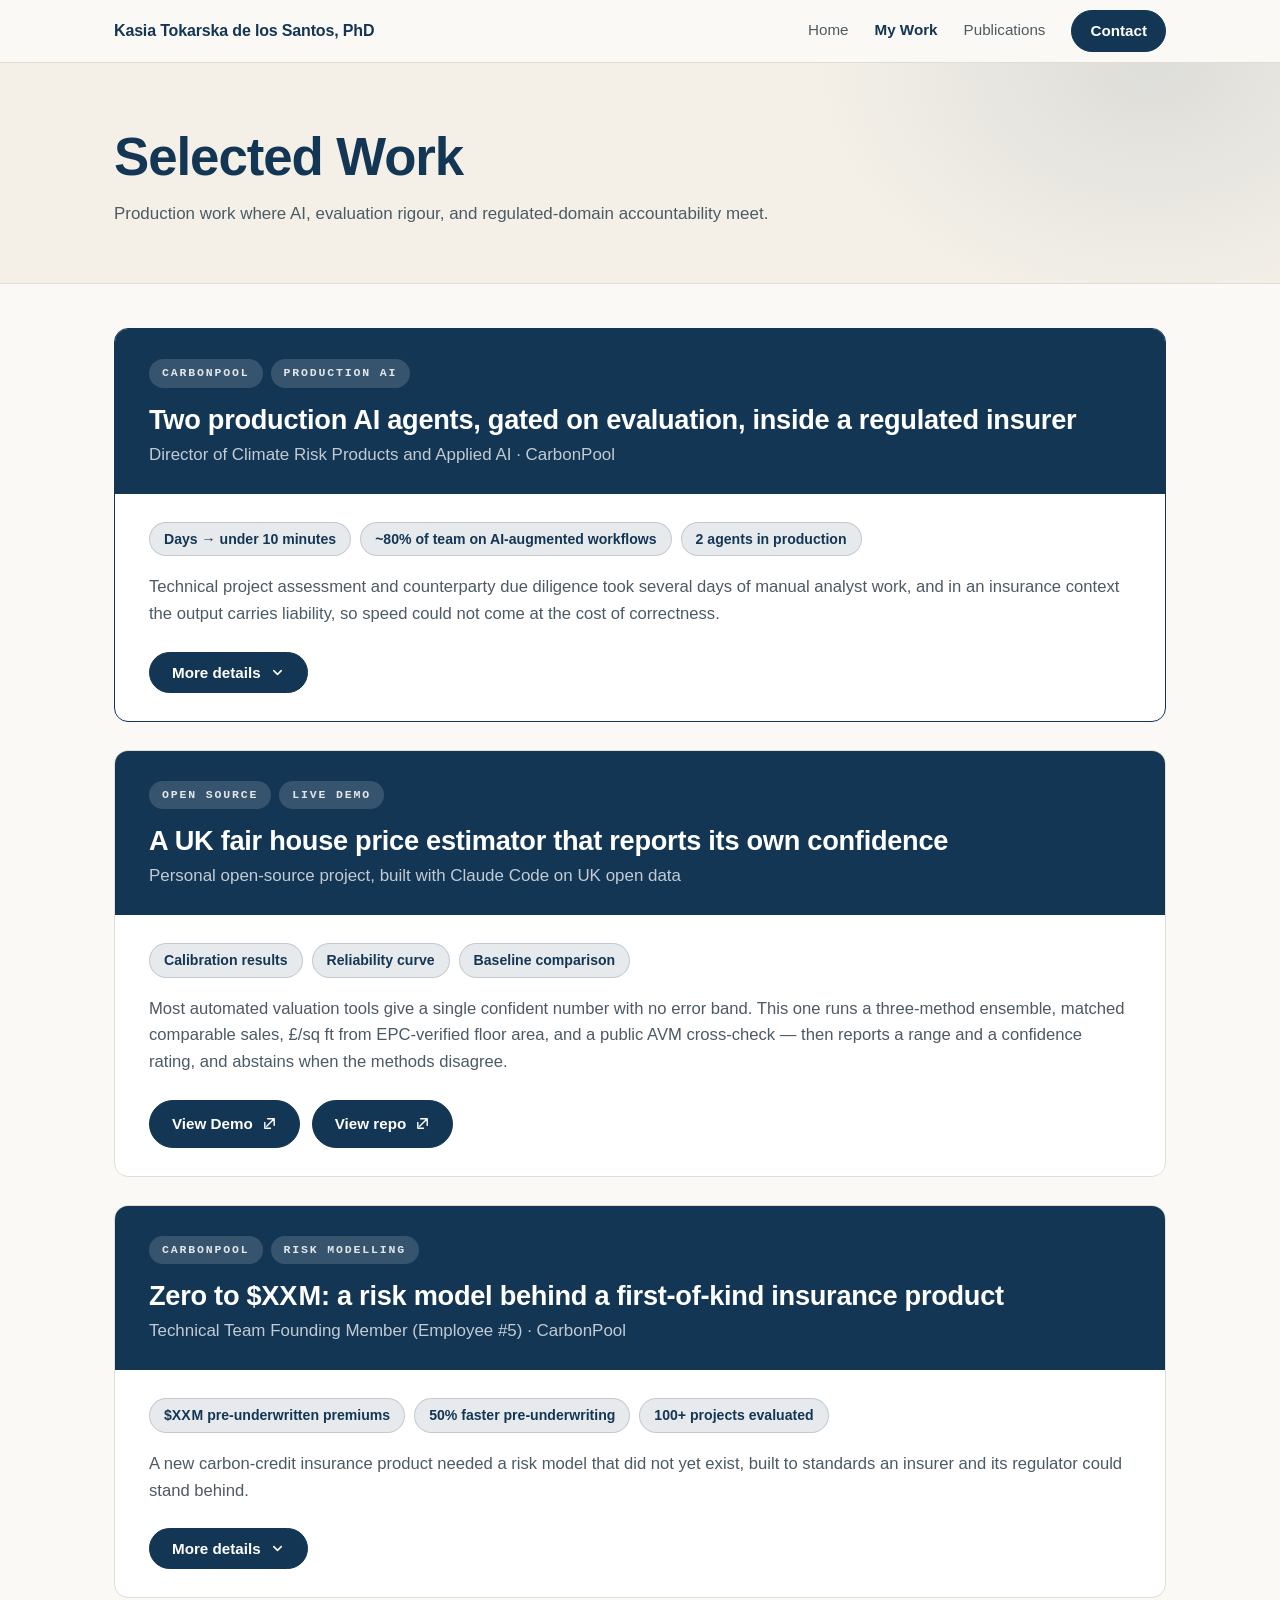
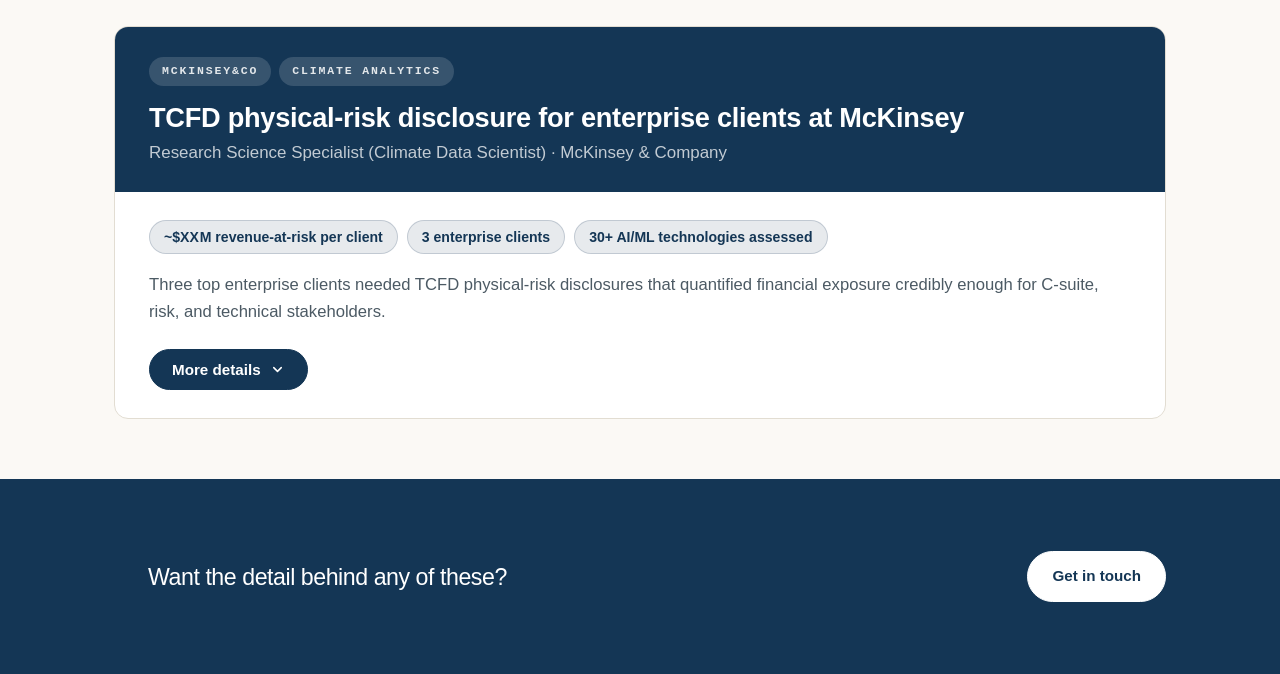
<file: work.html>
<!DOCTYPE html>
<html lang="en">
<head>
<meta charset="utf-8">
<meta name="viewport" content="width=device-width, initial-scale=1.0">
<title>Selected Work | Kasia Tokarska de los Santos, PhD</title>
<meta name="description" content="Four projects where AI, evaluation rigour, and regulated-domain accountability meet. Production Claude agents, a 0-to-1 risk model, TCFD disclosures.">
<link rel="icon" type="image/svg+xml" href="favicon.svg">
<link rel="apple-touch-icon" href="apple-touch-icon.png">
<link rel="stylesheet" href="styles.css">
</head>
<body data-screen-label="My Work">

<header class="site-header">
  <div class="wrap">
    <a class="site-name" href="index.html">Kasia Tokarska de los Santos, PhD</a>
    <button class="nav-toggle" type="button" aria-label="Menu" aria-expanded="false">
      <span></span><span></span><span></span>
    </button>
    <nav class="site-nav">
      <a href="index.html">Home</a>
      <a href="work.html" aria-current="page">My Work</a>
      <a href="cv-publications.html">Publications</a>
      <a class="nav-cta" href="contact.html">Contact</a>
    </nav>
  </div>
</header>

<section class="page-head">
  <div class="wrap">
    <h1>Selected Work</h1>
    <p class="intro">Production work where AI, evaluation rigour, and regulated-domain accountability meet.</p>
  </div>
</section>

<main class="wrap">

  <!-- Case 1 (featured) -->
  <article class="pcard case featured" aria-expanded="false" data-screen-label="Case 01">
    <div class="pcard-head">
      <div class="pcard-badges"><span class="pcard-badge">CarbonPool</span><span class="pcard-badge">Production AI</span></div>
      <h2 class="pcard-title">Two production AI agents, gated on evaluation, inside a regulated insurer</h2>
      <p class="role">Director of Climate Risk Products and Applied AI · CarbonPool</p>
    </div>
    <div class="pcard-main">
      <ul class="metrics">
        <li>Days → under 10 minutes</li>
        <li>~80% of team on AI-augmented workflows</li>
        <li>2 agents in production</li>
      </ul>
      <p class="pcard-teaser">Technical project assessment and counterparty due diligence took several days of manual analyst work, and in an insurance context the output carries liability, so speed could not come at the cost of correctness.</p>

      <div class="pcard-body" id="case01-body">
        <div class="pwo-block">
          <h4>What I did</h4>
          <p>Architected, built, and deployed two production LLM agents with Claude Code: an applied research agent for technical project assessment, and a due-diligence / KYC agent for project developers, investors, and documentation. Each was gated on the model-evaluation pipeline before any client use. I also rolled out Claude Code to the modelling team and Cowork to the C-suite.</p>
        </div>
        <div class="pwo-block">
          <h4>Outcome</h4>
          <p>Manual turnaround cut from several days to under 10 minutes. Around 80% of the team onboarded onto AI-augmented workflows, with time saved measured per workflow.</p>
        </div>
        <h4 class="skills-label">Skills</h4>
        <ul class="skills">
          <li>Production agent development</li>
          <li>Evaluation-first governance</li>
          <li>AI adoption across a regulated org</li>
          <li>Tech-to-non-tech translation</li>
        </ul>
        <!-- GITHUB BUTTON (Case 1): hidden until a repo link is available.
             To show it, add a second button to .pcard-actions below:
             <a class="btn-card" href="https://github.com/ktokarska/">View repo</a> -->
      </div>

      <div class="pcard-actions">
        <button class="btn-card" type="button" aria-expanded="false" aria-controls="case01-body">
          <span class="lbl">More details</span>
          <svg class="chev" width="15" height="15" viewBox="0 0 16 16" fill="none" aria-hidden="true"><path d="M4 6l4 4 4-4" stroke="currentColor" stroke-width="1.6" stroke-linecap="round" stroke-linejoin="round"></path></svg>
        </button>
      </div>
    </div>
  </article>

  <!-- Case 4: Housing tool. The button navigates to the live demo (no expand).
       Demo link points to house-price-fair-estimate.html; swap the href for a
       hosted URL once the dashboard is deployed. Fill the metric pills with real
       calibration numbers when the back-test is complete. -->
  <article class="pcard case" data-screen-label="Case 04">
    <div class="pcard-head">
      <div class="pcard-badges"><span class="pcard-badge">Open source</span><span class="pcard-badge">Live demo</span></div>
      <h2 class="pcard-title">A UK fair house price estimator that reports its own confidence</h2>
      <p class="role">Personal open-source project, built with Claude Code on UK open data</p>
    </div>
    <div class="pcard-main">
      <ul class="metrics">
        <li>Calibration results</li>
        <li>Reliability curve</li>
        <li>Baseline comparison</li>
      </ul>
      <p class="pcard-teaser">Most automated valuation tools give a single confident number with no error band. This one runs a three-method ensemble, matched comparable sales, £/sq ft from EPC-verified floor area, and a public AVM cross-check — then reports a range and a confidence rating, and abstains when the methods disagree.</p>

      <div class="pcard-actions">
        <a class="btn-card" href="house-price-fair-estimate.html" target="_blank" rel="noopener">
          View Demo
          <svg class="ext" width="15" height="15" viewBox="0 0 16 16" fill="none" aria-hidden="true"><path d="M6 3h7v7M13 3L5 11M3 7v6h6" stroke="currentColor" stroke-width="1.5" stroke-linecap="round" stroke-linejoin="round"></path></svg>
        </a>
        <a class="btn-card" href="https://github.com/ktokarska/housing_tool_fair_price" target="_blank" rel="noopener">
          View repo
          <svg class="ext" width="15" height="15" viewBox="0 0 16 16" fill="none" aria-hidden="true"><path d="M6 3h7v7M13 3L5 11M3 7v6h6" stroke="currentColor" stroke-width="1.5" stroke-linecap="round" stroke-linejoin="round"></path></svg>
        </a>
      </div>
    </div>
  </article>

  <!-- Case 2 -->
  <article class="pcard case" aria-expanded="false" data-screen-label="Case 02">
    <div class="pcard-head">
      <div class="pcard-badges"><span class="pcard-badge">CarbonPool</span><span class="pcard-badge">Risk modelling</span></div>
      <h2 class="pcard-title">Zero to $XX&hairsp;M: a risk model behind a first-of-kind insurance product</h2>
      <p class="role">Technical Team Founding Member (Employee #5) · CarbonPool</p>
    </div>
    <div class="pcard-main">
      <ul class="metrics">
        <li>$XX&hairsp;M pre-underwritten premiums</li>
        <li>50% faster pre-underwriting</li>
        <li>100+ projects evaluated</li>
      </ul>
      <p class="pcard-teaser">A new carbon-credit insurance product needed a risk model that did not yet exist, built to standards an insurer and its regulator could stand behind.</p>

      <div class="pcard-body" id="case02-body">
        <div class="pwo-block">
          <h4>What I did</h4>
          <p>Built the 0-to-1 risk and model-evaluation pipeline and architected the end-to-end risk-modelling stack and AWS structure to insurance-grade reproducibility. Established model governance, documentation, and data-quality protocols across 4 teams, and evaluated 100+ carbon-removal projects across nature-based and engineered pathways on Verra, Gold Standard, ACR, and CAR registries. The uncertainty methodology was reviewed by FINMA. Rebuilt the analytical codebase with Claude Code as advisor, writer, and reviewer.</p>
        </div>
        <div class="pwo-block">
          <h4>Outcome</h4>
          <p>The model generated $XX&hairsp;M in pre-underwritten premiums in year one. Pre-underwriting time cut 50% and the assessable project portfolio expanded. Analytical turnaround cut ~97%, recovering around $1,000/day in analyst hours.</p>
        </div>
        <h4 class="skills-label">Skills</h4>
        <ul class="skills">
          <li>0-to-1 risk modelling</li>
          <li>Regulatory accountability</li>
          <li>Model governance</li>
          <li>Technical architecture</li>
          <li>Portfolio and pricing input</li>
        </ul>
        <!-- GITHUB BUTTON (Case 2): hidden until a repo link is available.
             To show it, add a second button to .pcard-actions below:
             <a class="btn-card" href="https://github.com/ktokarska/">View repo</a> -->
      </div>

      <div class="pcard-actions">
        <button class="btn-card" type="button" aria-expanded="false" aria-controls="case02-body">
          <span class="lbl">More details</span>
          <svg class="chev" width="15" height="15" viewBox="0 0 16 16" fill="none" aria-hidden="true"><path d="M4 6l4 4 4-4" stroke="currentColor" stroke-width="1.6" stroke-linecap="round" stroke-linejoin="round"></path></svg>
        </button>
      </div>
    </div>
  </article>

  <!-- Case 3 -->
  <article class="pcard case" aria-expanded="false" data-screen-label="Case 03">
    <div class="pcard-head">
      <div class="pcard-badges"><span class="pcard-badge">McKinsey&amp;Co</span><span class="pcard-badge">Climate analytics</span></div>
      <h2 class="pcard-title">TCFD physical-risk disclosure for enterprise clients at McKinsey</h2>
      <p class="role">Research Science Specialist (Climate Data Scientist) · McKinsey &amp; Company</p>
    </div>
    <div class="pcard-main">
      <ul class="metrics">
        <li>~$XX&hairsp;M revenue-at-risk per client</li>
        <li>3 enterprise clients</li>
        <li>30+ AI/ML technologies assessed</li>
      </ul>
      <p class="pcard-teaser">Three top enterprise clients needed TCFD physical-risk disclosures that quantified financial exposure credibly enough for C-suite, risk, and technical stakeholders.</p>

      <div class="pcard-body" id="case03-body">
        <div class="pwo-block">
          <h4>What I did</h4>
          <p>Delivered asset-level climate-hazard exposure analysis using Python, statistical modelling, and geospatial visualisation, and presented findings across stakeholder levels. Separately, built and led a competitive-intelligence programme covering 30+ AI/ML climate and decarbonisation technologies.</p>
        </div>
        <div class="pwo-block">
          <h4>Outcome</h4>
          <p>Quantified approximately $XX&hairsp;M in revenue-at-risk per client. The competitive-intelligence investment thesis was adopted by the firm's green-business-building practice and published in a firm report.</p>
        </div>
        <h4 class="skills-label">Skills</h4>
        <ul class="skills">
          <li>Financial-impact quantification</li>
          <li>Executive communication</li>
          <li>Geospatial and statistical modelling</li>
          <li>Competitive intelligence</li>
        </ul>
        <!-- GITHUB BUTTON (Case 3): hidden until a repo link is available.
             To show it, add a second button to .pcard-actions below:
             <a class="btn-card" href="https://github.com/ktokarska/">View repo</a> -->
      </div>

      <div class="pcard-actions">
        <button class="btn-card" type="button" aria-expanded="false" aria-controls="case03-body">
          <span class="lbl">More details</span>
          <svg class="chev" width="15" height="15" viewBox="0 0 16 16" fill="none" aria-hidden="true"><path d="M4 6l4 4 4-4" stroke="currentColor" stroke-width="1.6" stroke-linecap="round" stroke-linejoin="round"></path></svg>
        </button>
      </div>
    </div>
  </article>

</main>

<section class="cta-band">
  <div class="wrap">
    <h2>Want the detail behind any of these?</h2>
    <a class="btn" href="contact.html">Get in touch</a>
  </div>
</section>


<script src="site.js"></script>
</body>
</html>
</file>
<file: styles.css>
/* ============================================================
   Kasia Tokarska de los Santos - v3
   Warm editorial minimalism. One dark-teal accent.
   RETHEME THE WHOLE SITE HERE: every page reads these tokens.
   ============================================================ */
:root{
  --bg:#fbf9f5;        /* warm paper background, near white */
  --bg-2:#f4f0e8;      /* slightly darker warm tone for hero / alt zones */
  --surface:#ffffff;   /* white cards on the warm background */
  --surface-2:#f0ece3; /* faint warm tint for chips and bars */
  --line:#e2ddd2;      /* single hairline border colour, used everywhere */
  --text:#15212b;      /* near-black ink for headings */
  --muted:#4c5a64;     /* warm grey for body text */
  --faint:#8a9399;     /* fainter grey for metadata */
  --accent:#143655;        /* dark teal, the lead colour */
  --accent-2:#1f5680;      /* brighter teal for hover / numbers / links */
  --accent-soft:rgba(20,54,85,0.10); /* 10% teal for tinted fills and rings */
  --max:1100px;
  --radius:14px;
  --font:-apple-system,BlinkMacSystemFont,"Segoe UI",Roboto,Helvetica,Arial,sans-serif;
  --mono:ui-monospace,SFMono-Regular,Menlo,Consolas,"Liberation Mono",monospace;
}

/* ---------- Base ---------- */
*,*::before,*::after{box-sizing:border-box;}
html{-webkit-text-size-adjust:100%;}
@media (prefers-reduced-motion: no-preference){
  html{scroll-behavior:smooth;}
}
body{
  margin:0;
  font-family:var(--font);
  font-size:17px;
  line-height:1.6;
  color:var(--muted);
  background:var(--bg);
}
h1,h2,h3{
  color:var(--text);
  letter-spacing:-0.02em;
  line-height:1.12;
  text-wrap:balance;
  margin:0 0 18px;
}
h1{font-size:clamp(2.1rem,4.6vw,3.3rem);font-weight:700;}
h2{font-size:clamp(1.55rem,3vw,2.2rem);font-weight:700;}
h3{font-size:1.22rem;font-weight:650;letter-spacing:-0.01em;}
p{margin:0 0 1em;text-wrap:pretty;}
p:last-child{margin-bottom:0;}
a{color:var(--accent-2);text-decoration-color:var(--accent-soft);text-underline-offset:3px;transition:color .15s ease;}
a:hover{color:var(--accent);}
a:focus-visible,button:focus-visible{outline:2px solid var(--accent-2);outline-offset:2px;border-radius:3px;}
em{font-style:italic;}
strong{color:var(--text);}
img{max-width:100%;display:block;}
.wrap{max-width:var(--max);margin:0 auto;padding:0 24px;}

/* ---------- Eyebrow / section rhythm ---------- */
.kicker{
  font-size:1.05rem;
  font-weight:650;
  text-transform:uppercase;
  letter-spacing:.16em;
  color:var(--accent);
  margin:0 0 14px;
}
.section h2{color:var(--accent);}
.section{padding:70px 0;border-bottom:1px solid var(--line);}
.intro{max-width:660px;font-size:1.06rem;margin-bottom:34px;}

/* ---------- Buttons ---------- */
.btn{
  display:inline-block;
  background:var(--accent);
  color:#fff;
  text-decoration:none;
  font-weight:600;
  font-size:.95rem;
  padding:12px 24px;
  border-radius:999px;
  border:1px solid var(--accent);
  transition:background-color .15s ease,border-color .15s ease,transform .15s ease,box-shadow .15s ease;
}
.btn:hover{background:var(--accent-2);border-color:var(--accent-2);color:#fff;transform:translateY(-2px);box-shadow:0 6px 18px var(--accent-soft);}
.btn-ghost{background:var(--accent);color:#fff;}
.btn-ghost:hover{background:var(--accent-2);border-color:var(--accent-2);color:#fff;box-shadow:0 6px 18px var(--accent-soft);}
.btn-outline{background:transparent;color:var(--accent);border-color:var(--accent);}
.btn-outline:hover{background:var(--accent-soft);color:var(--accent);box-shadow:none;}

/* ---------- Sticky translucent nav ---------- */
.site-header{
  position:sticky;top:0;z-index:50;
  background:color-mix(in srgb, var(--bg) 78%, transparent);
  -webkit-backdrop-filter:blur(10px);
  backdrop-filter:blur(10px);
  border-bottom:1px solid var(--line);
}
.site-header .wrap{
  display:flex;align-items:center;justify-content:space-between;gap:16px;
  min-height:62px;
}
.site-name{
  font-weight:700;color:var(--accent);text-decoration:none;
  letter-spacing:-0.01em;font-size:1rem;
}
.site-name:hover{color:var(--accent-2);}
.site-nav{display:flex;align-items:center;gap:26px;}
.site-nav a{
  color:var(--muted);text-decoration:none;font-size:.95rem;font-weight:500;
  padding:4px 0;border-bottom:2px solid transparent;
  transition:color .15s ease,border-color .15s ease;
}
.site-nav a:hover{color:var(--accent);}
.site-nav a[aria-current="page"]{color:var(--accent);font-weight:700;}
.site-nav a.nav-cta{
  border:1px solid var(--accent);border-radius:999px;color:#fff;background:var(--accent);
  padding:8px 18px;font-weight:600;
}
.site-nav a.nav-cta:hover{background:var(--accent-2);border-color:var(--accent-2);color:#fff;}
.site-nav a.nav-cta[aria-current="page"]{background:var(--accent);color:#fff;}

.nav-toggle{
  display:none;
  background:none;border:1px solid var(--line);border-radius:10px;
  width:42px;height:38px;cursor:pointer;padding:0;
  flex-direction:column;align-items:center;justify-content:center;gap:4px;
}
.nav-toggle span{display:block;width:18px;height:2px;background:var(--text);border-radius:2px;transition:transform .3s ease,opacity .3s ease;}
.nav-open .nav-toggle span:nth-child(1){transform:translateY(6px) rotate(45deg);}
.nav-open .nav-toggle span:nth-child(2){opacity:0;}
.nav-open .nav-toggle span:nth-child(3){transform:translateY(-6px) rotate(-45deg);}

/* ---------- Hero ---------- */
.hero{
  position:relative;
  background:var(--bg-2);
  overflow:hidden;
}
.hero::before{ /* soft accent glow, top right corner */
  content:"";position:absolute;inset:0;pointer-events:none;
  background:radial-gradient(560px 420px at 86% 0%, var(--accent-soft), transparent 70%);
}
.hero::after{ /* melt into the next section */
  content:"";position:absolute;left:0;right:0;bottom:0;height:90px;pointer-events:none;
  background:linear-gradient(to bottom, transparent, var(--bg));
}
.hero-grid{
  position:relative;z-index:1;
  display:grid;grid-template-columns:1fr 340px;gap:64px;align-items:start;
  padding:84px 24px 56px;
}
.hero-copy{padding:0;}
.hero-copy h1{max-width:640px;margin-bottom:34px;color:var(--accent);}
.identity{
  list-style:none;margin:0 0 24px;padding:0;
  display:flex;flex-wrap:wrap;gap:8px;
}
.identity li{
  background:var(--accent-soft);
  border:1px solid rgba(20,54,85,0.25);
  color:var(--accent);
  font-size:.82rem;font-weight:600;
  padding:5px 13px;border-radius:999px;
}
.value-prop{font-size:1.13rem;max-width:620px;}
.philosophy{
  color:var(--accent);font-weight:650;font-size:1.45rem;
  letter-spacing:-0.01em;
  margin-top:14px;
}
.hero-actions{display:flex;flex-wrap:wrap;gap:12px;margin-top:30px;}
.hero-photo{position:relative;margin-top:8px;}
.hero-photo .portrait{width:100%;height:auto;border-radius:var(--radius);}
.hero-photo::before{ /* horizontal fade from the warm hero tone on the left edge */
  content:"";position:absolute;inset:0;z-index:1;pointer-events:none;
  background:linear-gradient(to right, var(--bg-2) 0%, transparent 12%);
}
.hero-photo::after{ /* vertical fade into the hero tone at the bottom */
  content:"";position:absolute;inset:0;z-index:1;pointer-events:none;
  background:linear-gradient(to bottom, transparent 88%, color-mix(in srgb, var(--bg-2) 70%, transparent) 100%);
}

/* ---------- Stats band ---------- */
.stats-band{
  padding:54px 0 70px;
  border-bottom:1px solid var(--line);
}
.stats-band .wrap{
  display:grid;
  grid-template-columns:repeat(5,1fr);
  gap:14px;
}
.stat{
  background:var(--surface);
  border:1px solid var(--line);
  border-radius:var(--radius);
  padding:22px 20px;
  transition:border-color .15s ease,transform .15s ease,box-shadow .15s ease;
}
.stat:hover{border-color:var(--accent);transform:translateY(-2px);box-shadow:0 8px 22px var(--accent-soft);}
.stat .num{
  font-size:1.9rem;font-weight:700;letter-spacing:-0.02em;
  color:var(--accent-2);margin:0 0 8px;line-height:1.05;
  font-variant-numeric:tabular-nums;
}
.stat .label{font-size:.84rem;line-height:1.45;color:var(--muted);margin:0;}

/* ---------- Career arc timeline ---------- */
.arc-grid{
  display:grid;gap:0;
  border-left:2px solid var(--line);
  margin-left:7px;
}
.arc-card{
  position:relative;
  padding:26px 0 30px 36px;
}
.arc-card + .arc-card{border-top:1px solid var(--line);}
.arc-card::before{ /* accent dot on the timeline */
  content:"";position:absolute;left:-7px;top:36px;
  width:12px;height:12px;border-radius:50%;
  background:var(--accent);
  box-shadow:0 0 0 4px var(--accent-soft);
}
.ch-num{
  font-family:var(--font);
  font-size:.92rem;text-transform:uppercase;letter-spacing:.16em;
  color:var(--accent);margin:0 0 8px;font-weight:650;
}
.arc-card h3{margin-bottom:10px;color:var(--accent);}
.arc-card > p{max-width:680px;}
.capability{
  margin-top:16px;padding-top:14px;border-top:1px solid var(--line);
  font-size:1.05rem;font-weight:700;color:var(--accent);max-width:680px;
}
.cap-pill{
  display:inline;
  font-size:1.1rem;font-weight:500;
  color:var(--accent);
  letter-spacing:normal;
  text-transform:none;
}
.capability > span:first-child{
  display:block;
  font-family:var(--font);
  font-size:1.0rem;font-weight:650;
  text-transform:uppercase;letter-spacing:.16em;
  color:var(--accent);opacity:.7;margin-bottom:8px;
}
.arc-jobtitle{font-size:1.0rem;color:var(--muted);margin:4px 0 10px;font-weight:400;font-style:italic;}
.arc-cta{margin-top:24px;display:inline-block;}
.arc-closing{
  margin-top:38px;
  font-size:clamp(1.3rem,2.4vw,1.6rem);
  line-height:1.4;
  font-weight:600;color:var(--accent);
  letter-spacing:-0.01em;
  max-width:680px;
}

/* ---------- Quote band (dark teal zone) ---------- */
.quote-band{
  padding:70px 0;
  background:var(--accent);
  border-bottom:1px solid var(--line);
}
.quote-band .kicker{color:rgba(255,255,255,0.72);}
.quote-band h2{color:#fff;}
.quote-band .intro{color:rgba(255,255,255,0.78);max-width:none;white-space:nowrap;}
.quote-grid{display:grid;grid-template-columns:1fr 1fr;gap:18px;}
.quote-grid blockquote{
  margin:0;
  background:rgba(255,255,255,0.07);
  border:1px solid rgba(255,255,255,0.22);
  border-radius:var(--radius);
  padding:30px 28px 24px;
  transition:border-color .15s ease,transform .15s ease,box-shadow .15s ease,background-color .15s ease;
}
.quote-grid blockquote:hover{border-color:rgba(255,255,255,0.5);background:rgba(255,255,255,0.11);transform:translateY(-2px);box-shadow:0 8px 22px rgba(0,0,0,0.18);}
.quote-grid blockquote p{font-size:1.02rem;color:#fff;}
.quote-grid cite{
  display:block;margin-top:16px;font-style:italic;
  font-family:var(--font);font-size:.84rem;letter-spacing:.02em;
  color:rgba(255,255,255,0.65);
}

/* ---------- About ---------- */
.about-grid{max-width:680px;}
.about-text p{margin-bottom:1.1em;}
.about-text p:last-child{
  font-size:clamp(1.3rem,2.4vw,1.6rem);
  font-weight:600;
  color:var(--accent);
  letter-spacing:-0.01em;
  line-height:1.4;
}

/* ---------- Project card expand (reduced motion) ---------- */
@media(prefers-reduced-motion:reduce){
  .pcard-body{transition:none;}
  .btn-card .chev{transition:none;}
}

/* ---------- CTA band ---------- */
.cta-band{
  background:var(--accent);
  padding:72px 0;
}
.cta-band .wrap{
  display:flex;flex-wrap:wrap;align-items:center;justify-content:space-between;gap:24px;
}
.cta-band h2{color:#fff;margin:0;max-width:none;font-size:clamp(.95rem,2vw,1.45rem);white-space:nowrap;font-weight:500;padding-left:34px;}
.cta-band .btn{
  background:#fff;color:var(--accent);border-color:#fff;
}
.cta-band .btn:hover{background:var(--bg);border-color:var(--bg);color:var(--accent);box-shadow:0 6px 18px rgba(0,0,0,0.25);}

/* ---------- CV profile links ---------- */
.cv-profile-links{
  display:flex;flex-wrap:wrap;gap:10px;
  padding:28px 0 8px;
}
.cv-profile-links a{
  display:inline-block;
  background:var(--accent);
  color:#fff;
  text-decoration:none;
  font-weight:600;font-size:.92rem;
  padding:9px 22px;
  border-radius:999px;
  border:1px solid var(--accent);
  transition:background-color .15s ease,border-color .15s ease,transform .15s ease,box-shadow .15s ease;
}
.cv-profile-links a:hover{
  background:var(--accent-2);border-color:var(--accent-2);
  transform:translateY(-2px);box-shadow:0 6px 18px var(--accent-soft);
}

/* ---------- Footer ---------- */
.site-footer{padding:42px 0 54px;}
.site-footer .wrap{
  display:flex;flex-wrap:wrap;align-items:flex-start;justify-content:space-between;gap:18px;
}
.foot-name{color:var(--text);font-weight:650;margin:0 0 2px;}
.foot-loc{font-size:.88rem;color:var(--faint);margin:0;}
.foot-links{display:flex;gap:22px;}
.foot-links a{font-size:.95rem;font-weight:550;text-decoration:none;}
.foot-links a:hover{text-decoration:underline;text-decoration-color:var(--accent-2);}

/* ---------- Page head (Work, Publications) ---------- */
.page-head{
  background:var(--bg-2);
  border-bottom:1px solid var(--line);
  padding:64px 0 56px;
  position:relative;overflow:hidden;
}
.page-head::before{
  content:"";position:absolute;inset:0;pointer-events:none;
  background:radial-gradient(480px 360px at 90% 0%, var(--accent-soft), transparent 70%);
}
.page-head .wrap{position:relative;}
.page-head h1{margin-bottom:14px;color:var(--accent);}
.page-head .intro{margin-bottom:0;max-width:none;}

/* ---------- Project cards (Work) ---------- */
main.wrap{display:block;}
.pcard{
  position:relative;
  background:var(--surface);
  border:1px solid var(--line);
  border-radius:var(--radius);
  margin:28px 0;
  overflow:hidden;
  transition:border-color .15s ease,transform .15s ease,box-shadow .15s ease;
}
.pcard:first-of-type{margin-top:44px;}
.pcard:last-of-type{margin-bottom:60px;}
.pcard:hover{border-color:var(--accent);transform:translateY(-2px);box-shadow:0 12px 30px var(--accent-soft);}
.pcard.featured{border-color:var(--accent);}

/* banded header zone — dark blue lead colour */
.pcard-head{
  background:var(--accent);
  padding:30px 34px 26px;
}
.pcard-main{padding:28px 34px;}

.pcard-badges{display:flex;flex-wrap:wrap;gap:8px;margin:0 0 16px;}
.pcard-badge{
  display:inline-flex;align-items:center;
  font-family:var(--mono);font-size:.72rem;font-weight:600;
  text-transform:uppercase;letter-spacing:.16em;
  color:rgba(255,255,255,0.86);
  background:rgba(255,255,255,0.15);
  border-radius:999px;padding:5px 13px;
  margin:0;
}

.pcard h2.pcard-title{
  font-size:clamp(1.3rem,2.4vw,1.7rem);
  color:#fff;margin:0 0 6px;letter-spacing:-0.01em;line-height:1.14;
}
.pcard .role{font-size:1.06rem;color:rgba(255,255,255,0.74);margin:0;}

/* keyword pills: light blue fill, dark blue text */
.pcard .metrics{
  list-style:none;margin:0;padding:0;
  display:flex;flex-wrap:wrap;gap:9px;
}
.pcard .metrics li{
  background:var(--accent-soft);
  border:1px solid rgba(20,54,85,0.18);
  color:var(--accent);
  font-weight:600;font-size:.88rem;
  padding:5px 14px;border-radius:999px;
  font-variant-numeric:tabular-nums;
}

.pcard-teaser{margin:18px 0 0;font-size:1.04rem;color:var(--muted);}

/* expandable region */
.pcard-body{max-height:0;overflow:hidden;transition:max-height .42s cubic-bezier(.4,0,.2,1);}
.pcard[aria-expanded="true"] .pcard-body{max-height:2600px;}
.pwo-block{
  display:grid;grid-template-columns:150px 1fr;gap:20px;
  border-top:1px solid var(--line);padding:18px 0;
}
.pwo-block:first-child{margin-top:20px;}
.pwo-block h4{
  margin:2px 0 0;font-family:var(--font);
  font-size:.95rem;font-weight:650;text-transform:uppercase;letter-spacing:.14em;color:var(--accent);
}
.pwo-block p{margin:0;font-size:1.02rem;}
.pcard .skills-label{
  margin:6px 0 12px;padding-top:18px;border-top:1px solid var(--line);
  font-family:var(--font);font-size:.95rem;font-weight:650;
  text-transform:uppercase;letter-spacing:.14em;color:var(--accent);
}
.pcard .skills{list-style:none;margin:0;padding:0;display:flex;flex-wrap:wrap;gap:8px;}
.pcard .skills li{font-size:.88rem;font-weight:600;color:var(--accent);background:var(--accent-soft);border:1px solid rgba(20,54,85,0.28);padding:4px 12px;border-radius:999px;}

/* action row — both buttons share one solid style */
.pcard-actions{
  display:flex;flex-wrap:wrap;gap:12px;align-items:center;
  margin-top:24px;
}
.btn-card{
  display:inline-flex;align-items:center;gap:9px;
  background:var(--accent);color:#fff;text-decoration:none;
  border:1px solid var(--accent);border-radius:999px;
  font-family:var(--font);font-weight:600;font-size:.95rem;
  padding:11px 22px;cursor:pointer;
  transition:background-color .15s ease,border-color .15s ease,transform .15s ease,box-shadow .15s ease;
}
.btn-card:hover{background:var(--accent-2);border-color:var(--accent-2);color:#fff;transform:translateY(-2px);box-shadow:0 6px 18px var(--accent-soft);}
.btn-card .chev,.btn-card .ext{display:block;transition:transform .35s ease;}
.pcard[aria-expanded="true"] .btn-card .chev{transform:rotate(180deg);}

/* ---------- CV / Publications ---------- */
.cv-section{
  padding:54px 0;
  border-bottom:1px solid var(--line);
}
.cv-section:last-of-type{border-bottom:0;}
.cv-grid{
  display:grid;grid-template-columns:220px 1fr;gap:36px;align-items:start;
}
.cv-grid h2{
  font-size:1.05rem;font-weight:650;
  text-transform:uppercase;letter-spacing:.14em;
  color:var(--accent);
  margin:4px 0 0;
  position:sticky;top:86px;
}
.pub-list p{
  border-top:1px solid var(--line);
  padding:16px 0;margin:0;
  font-size:.95rem;
}
.pub-list p:first-child{border-top:0;padding-top:0;}
.pub-num{
  font-family:var(--mono);
  font-size:.78rem;font-weight:600;
  color:var(--accent-2);
  margin-right:10px;
}
.author-self{color:var(--accent);font-weight:700;}
.pub-note{color:var(--faint);}
.edu-item{
  border-top:1px solid var(--line);
  padding:18px 0;
}
.edu-item:first-child{border-top:0;padding-top:0;}
.edu-item h3{margin-bottom:4px;font-size:1.08rem;color:var(--accent);}
.edu-meta{
  font-family:var(--mono);font-size:.78rem;color:var(--faint);
  margin-bottom:8px;letter-spacing:.03em;
}
.cv-block{max-width:660px;}

/* ---------- Contact ---------- */
.contact-main{padding:84px 0 70px;}
.contact-main .closing{
  font-size:clamp(1.05rem,1.6vw,1.25rem);
  line-height:1.45;color:var(--accent);font-weight:600;letter-spacing:-0.01em;
  max-width:720px;margin-bottom:48px;text-wrap:pretty;
}
.closing-lead{font-size:clamp(1.3rem,2.2vw,1.65rem);display:block;margin-bottom:10px;}
  line-height:1.45;
  color:var(--accent);
  font-weight:600;
  letter-spacing:-0.01em;
  max-width:720px;
  margin-bottom:48px;
  text-wrap:pretty;
}
.contact-rows{
  background:var(--surface);
  border:1px solid var(--line);
  border-radius:var(--radius);
  max-width:720px;
  overflow:hidden;
}
.contact-row{
  display:grid;grid-template-columns:150px 1fr;gap:20px;
  padding:18px 26px;
  transition:background-color .15s ease;
}
.contact-row + .contact-row{border-top:1px solid var(--line);}
.contact-row:hover{background:var(--surface-2);}
.contact-row .k{
  font-family:var(--mono);
  font-size:.82rem;font-weight:600;
  text-transform:uppercase;letter-spacing:.16em;
  color:var(--faint);
  align-self:center;
}
.contact-row .v{font-size:1.12rem;color:var(--text);}

/* ---------- Responsive ---------- */
@media (max-width: 920px){
  .stats-band .wrap{grid-template-columns:repeat(2,1fr);}
  .stats-band .wrap .stat:last-child{grid-column:1 / -1;}
  .quote-grid{grid-template-columns:1fr;}
  .cv-grid{grid-template-columns:1fr;gap:14px;}
  .cv-grid h2{position:static;}
}
@media (max-width: 760px){
  .hero-grid{grid-template-columns:1fr;gap:32px;padding:38px 24px 72px;}
  .hero-photo{order:-1;max-width:260px;margin-top:0;}
  .nav-toggle{display:flex;}
  .site-nav{
    position:absolute;left:0;right:0;top:100%;
    flex-direction:column;align-items:stretch;gap:0;
    background:color-mix(in srgb, var(--bg) 94%, transparent);
    -webkit-backdrop-filter:blur(10px);
    backdrop-filter:blur(10px);
    border-bottom:1px solid var(--line);
    display:none;
    padding:8px 24px 18px;
  }
  .nav-open .site-nav{display:flex;}
  .site-nav a{padding:13px 2px;border-bottom:1px solid var(--line);font-size:1.02rem;}
  .site-nav a[aria-current="page"]{border-bottom-color:var(--line);}
  .site-nav a.nav-cta{margin-top:14px;text-align:center;border-bottom:1px solid var(--accent);}
  .section{padding:54px 0;}
  .pwo-block{grid-template-columns:1fr;gap:6px;}
  .pcard-head{padding:24px 22px 20px;}
  .pcard-main{padding:24px 22px;}
  .contact-row{grid-template-columns:1fr;gap:4px;padding:16px 20px;}
  .cta-band .wrap{flex-direction:column;align-items:flex-start;}
  .cta-band h2{white-space:normal;font-size:clamp(1.3rem,5.4vw,1.7rem);padding-left:0;}
}
@media (max-width: 480px){
  .stats-band .wrap{grid-template-columns:1fr;}
  .stats-band .wrap .stat:last-child{grid-column:auto;}
}

/* ---------- Reduced motion ---------- */
@media (prefers-reduced-motion: reduce){
  *,*::before,*::after{
    transition-duration:0.01ms !important;
    animation-duration:0.01ms !important;
    animation-iteration-count:1 !important;
  }
}
</file>
